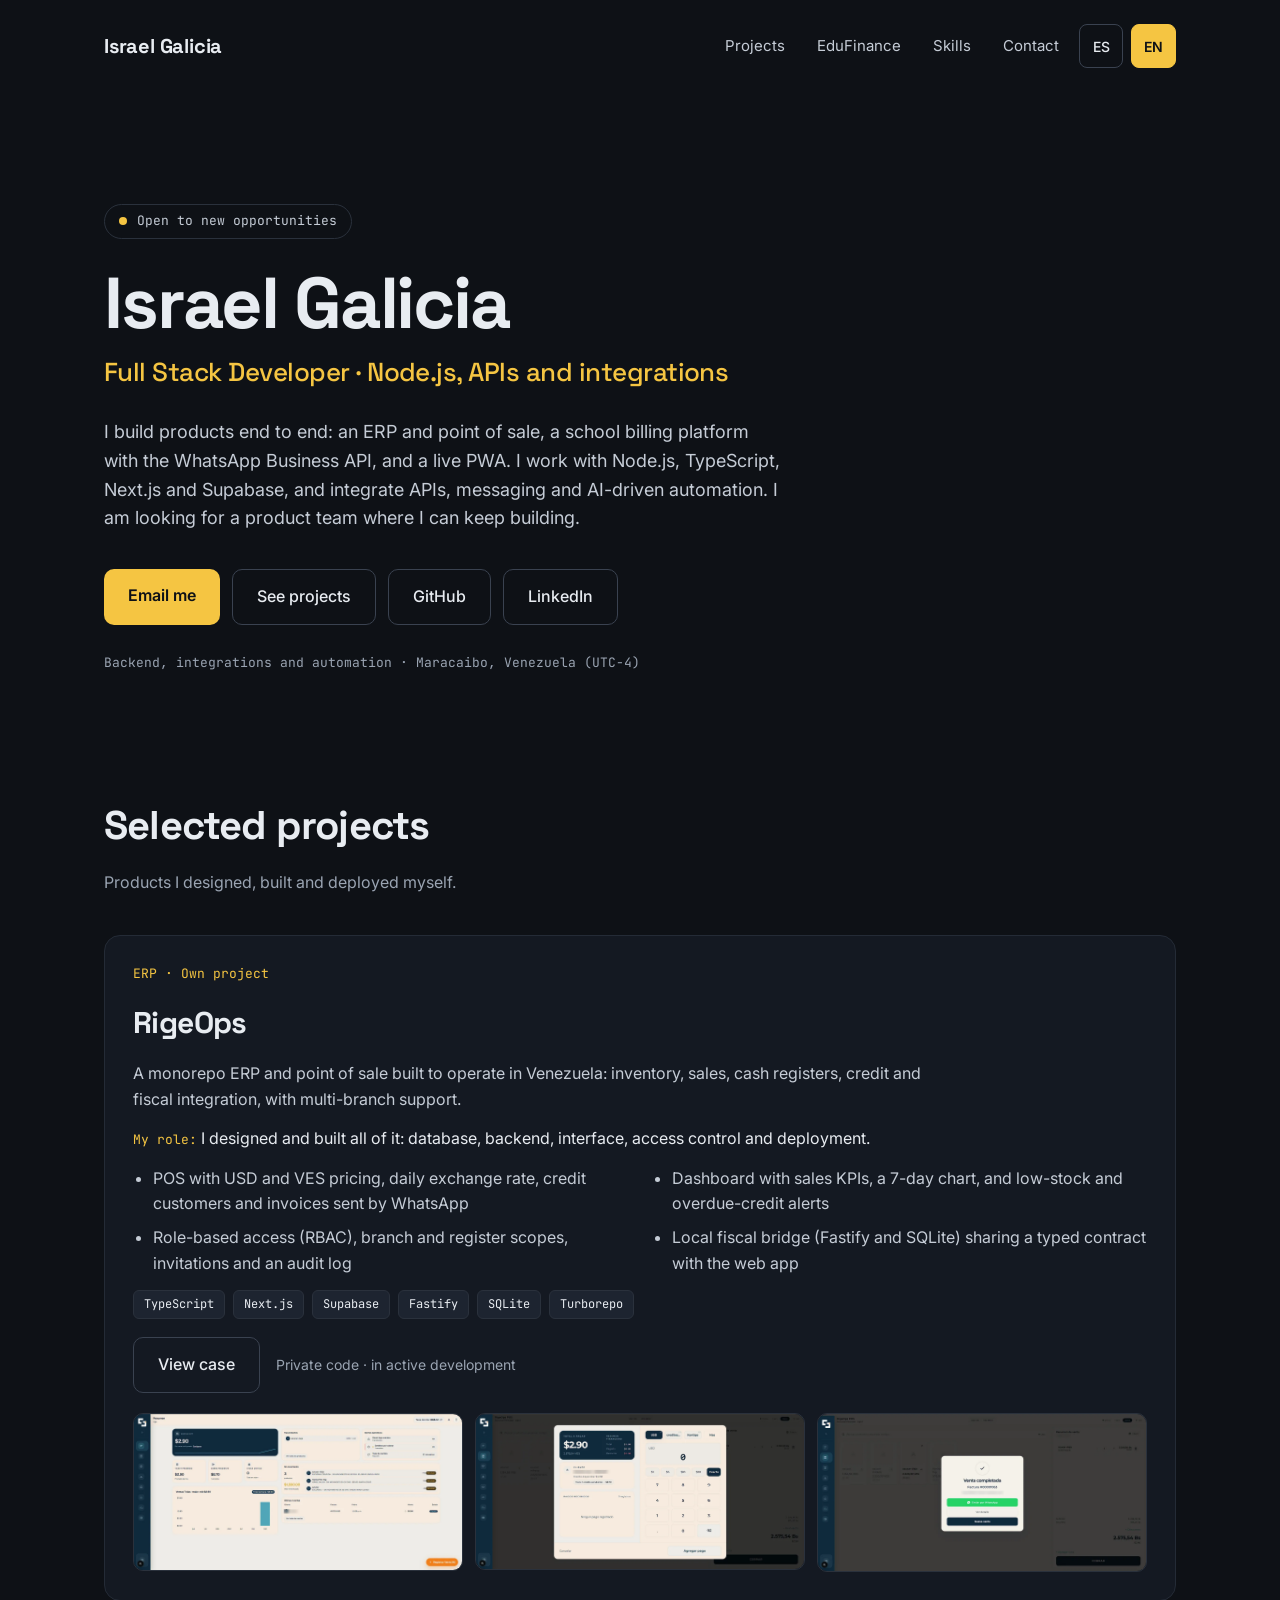
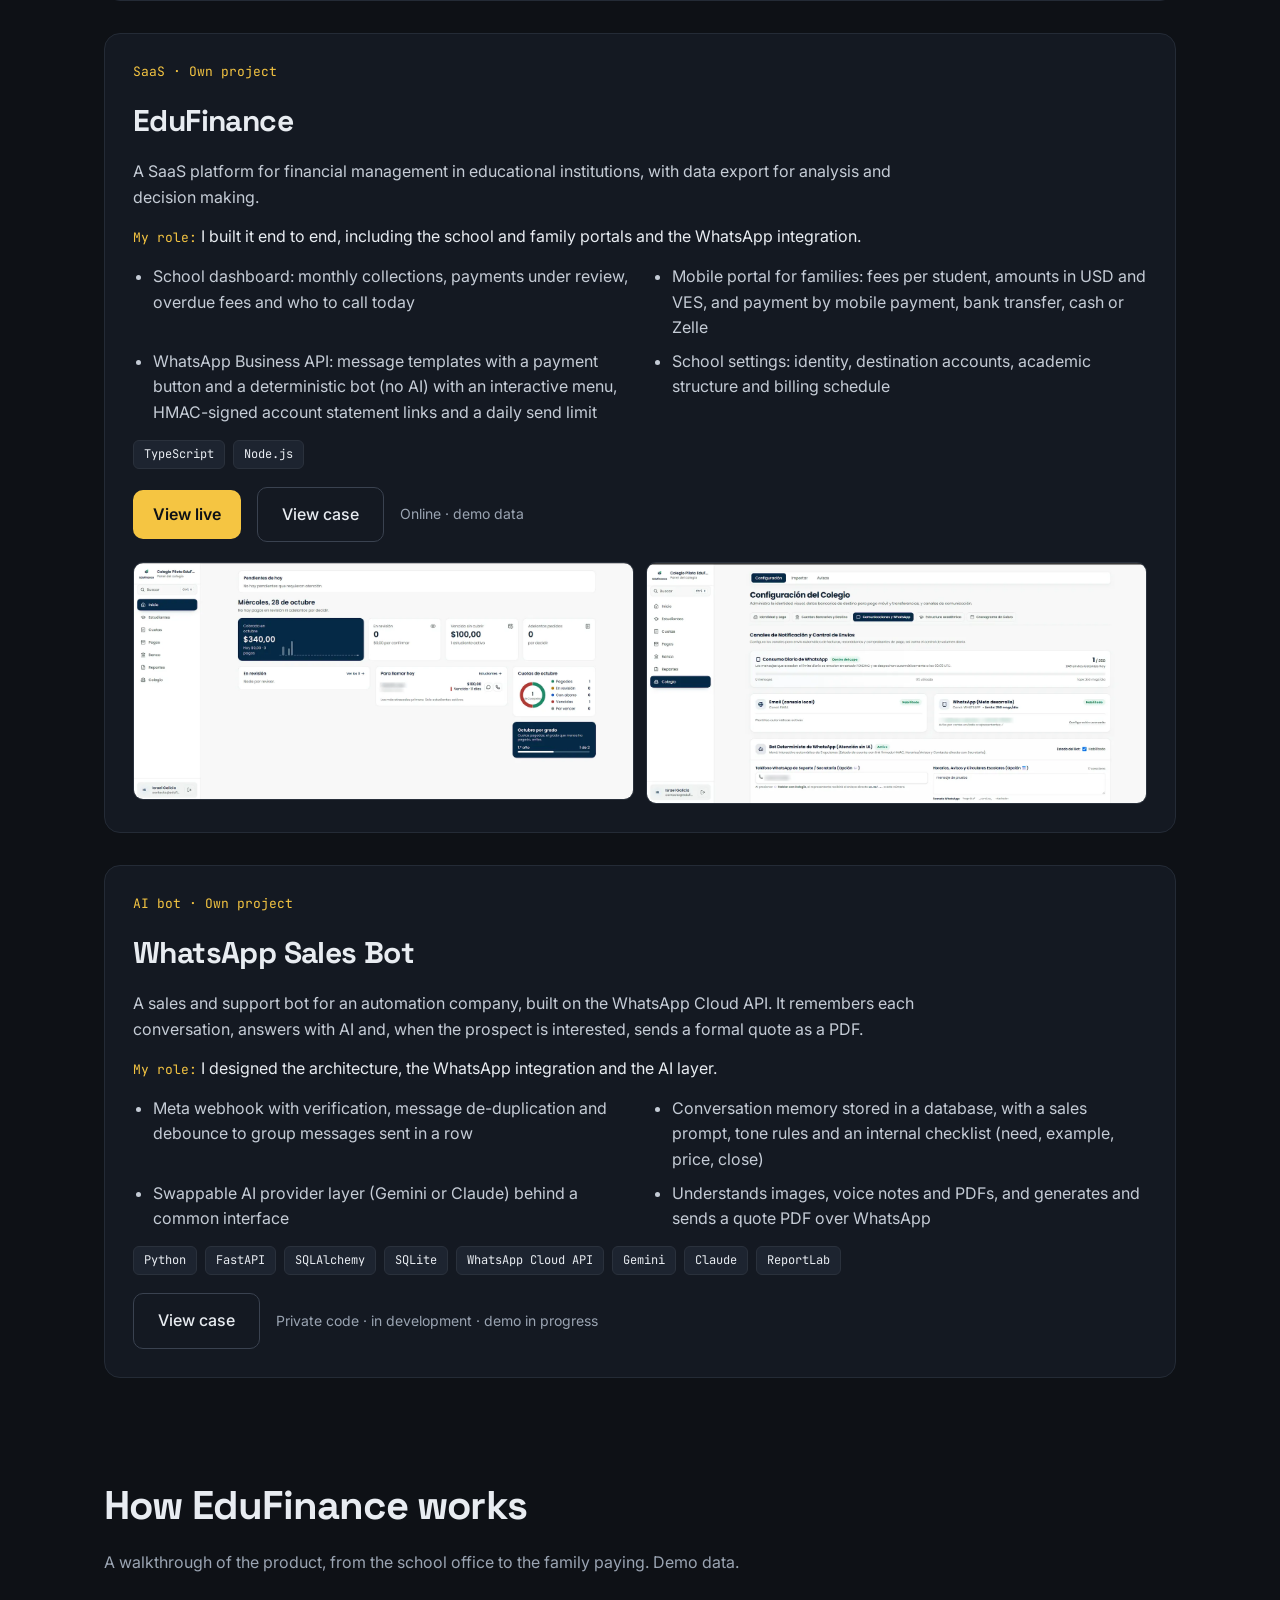
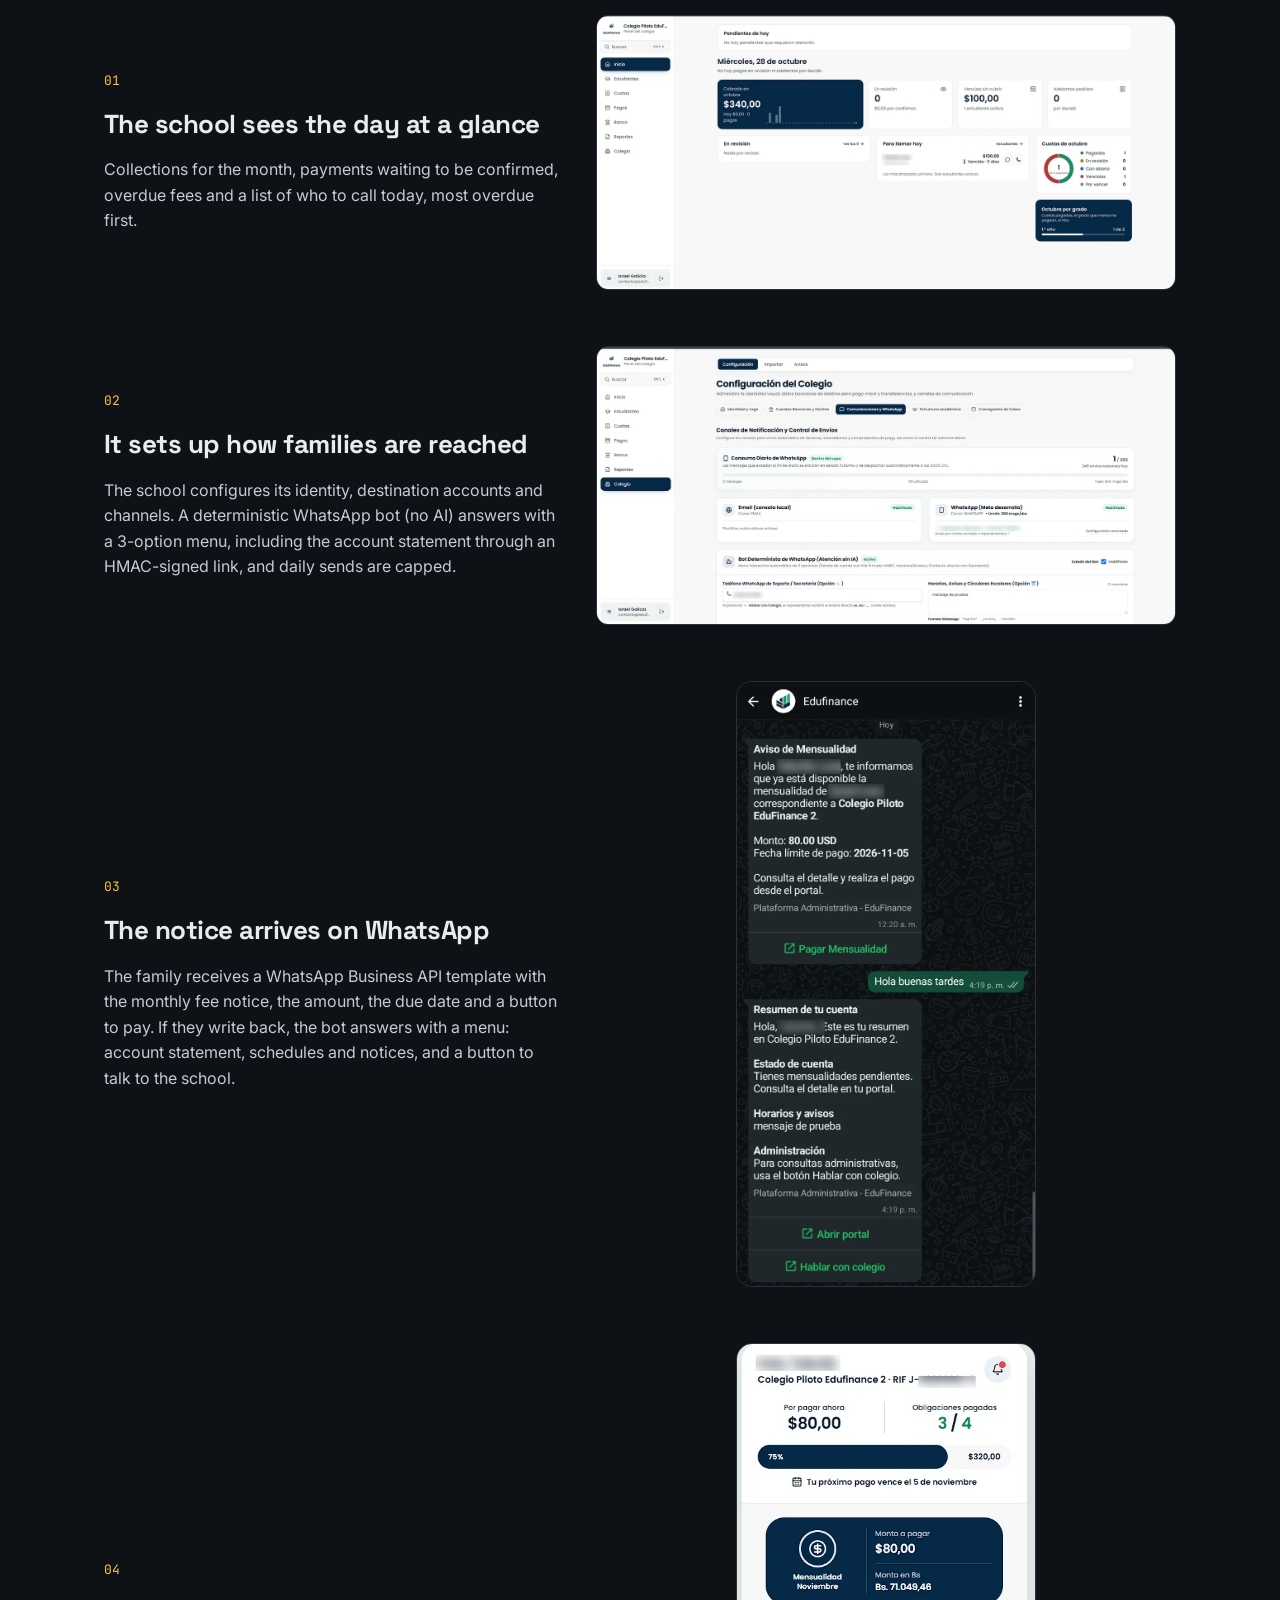
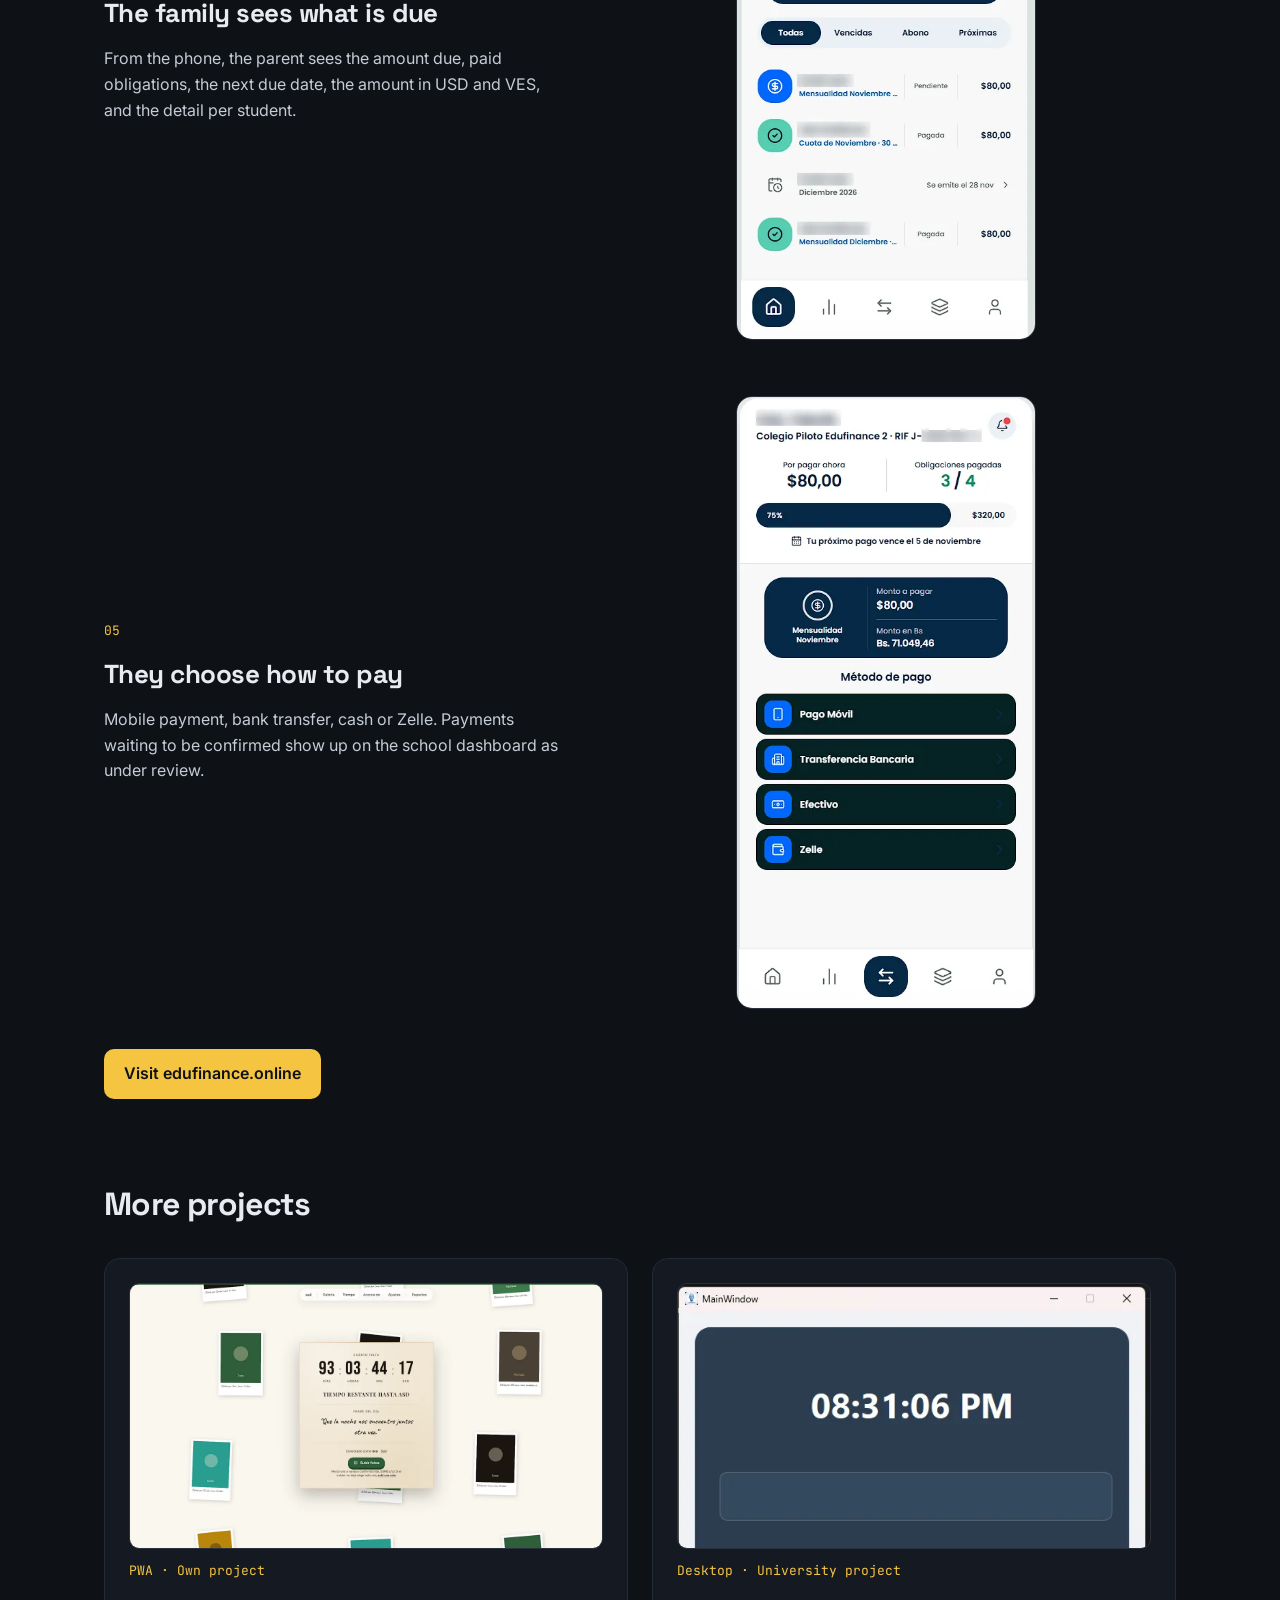
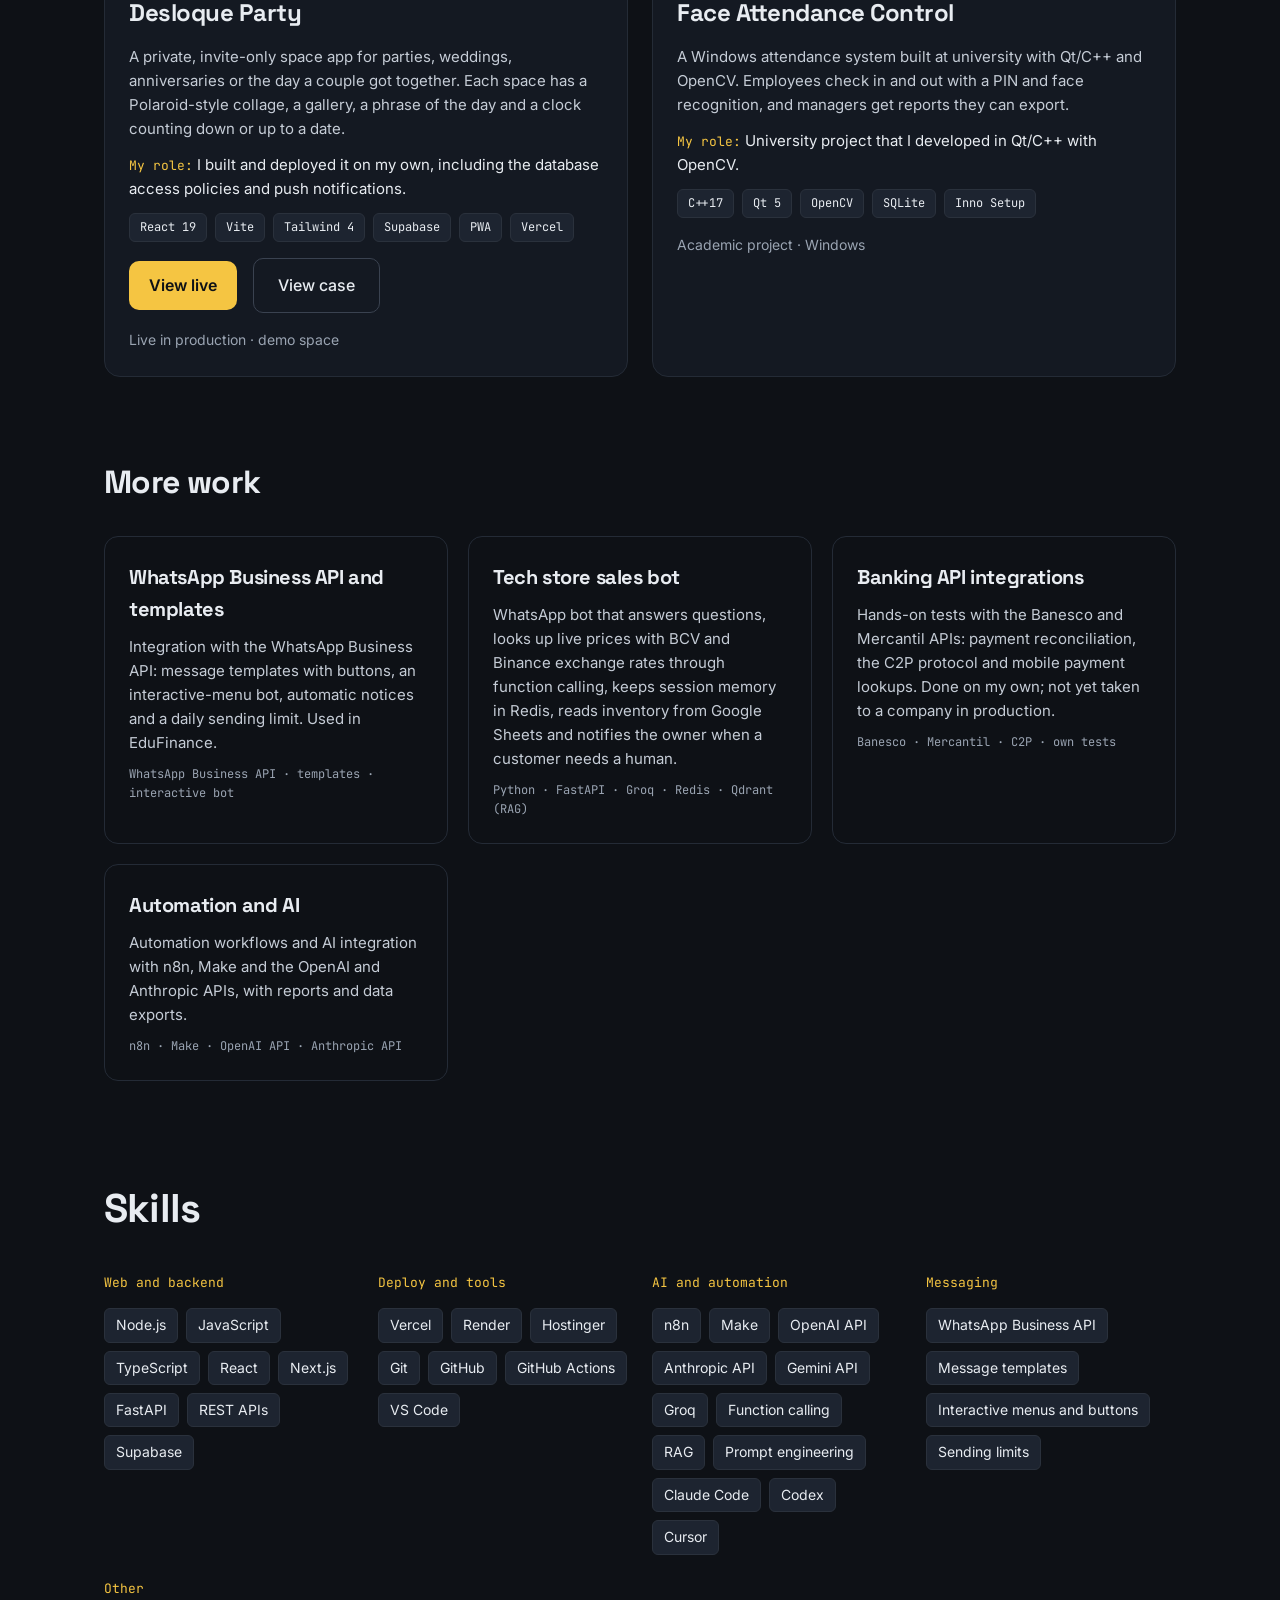
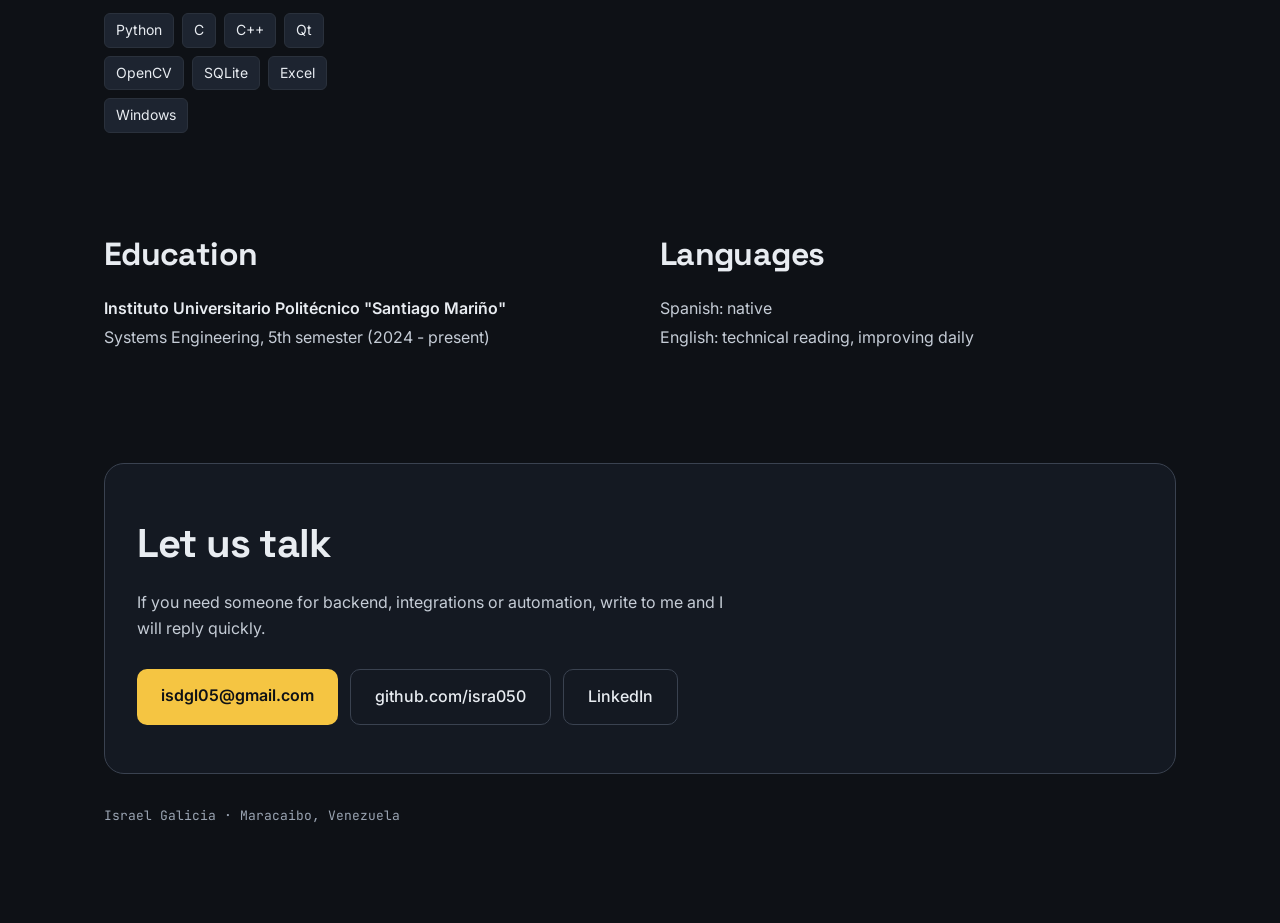
<file: index.html>
<!doctype html>
<html lang="es">
<head>
<meta charset="utf-8">
<meta name="viewport" content="width=device-width, initial-scale=1">
<title>Israel Galicia · Desarrollador Full Stack</title>
<meta name="description" content="Israel Galicia, desarrollador web y backend en Maracaibo, Venezuela. Desarrollo aplicaciones web, APIs, sistemas de gestión, integraciones con WhatsApp y automatizaciones. Disponible para nuevas oportunidades.">
<link rel="icon" href="/img/rige_dash.webp" type="image/webp">
<link rel="canonical" href="https://isra050.github.io/">
<meta name="robots" content="index, follow, max-image-preview:large">
<meta name="theme-color" content="#0E1116">
<meta property="og:type" content="website">
<meta property="og:locale" content="es_VE">
<meta property="og:site_name" content="Israel Galicia">
<meta property="og:url" content="https://isra050.github.io/">
<meta property="og:title" content="Israel Galicia | Desarrollador web y backend">
<meta property="og:description" content="Desarrollo aplicaciones web, sistemas de gestión, APIs e integraciones con WhatsApp. Conoce mis proyectos y experiencia.">
<meta property="og:image" content="https://isra050.github.io/img/rige_dash.webp">
<meta property="og:image:alt" content="Panel de control del sistema RigeOps desarrollado por Israel Galicia">
<meta name="twitter:card" content="summary_large_image">
<meta name="twitter:title" content="Israel Galicia | Desarrollador web y backend">
<meta name="twitter:description" content="Aplicaciones web, sistemas de gestión, APIs e integraciones.">
<meta name="twitter:image" content="https://isra050.github.io/img/rige_dash.webp">
<script type="application/ld+json">
{
  "@context": "https://schema.org",
  "@type": "Person",
  "name": "Israel Galicia",
  "url": "https://isra050.github.io/",
  "jobTitle": "Desarrollador web y backend",
  "description": "Desarrollador de aplicaciones web, sistemas de gestión, APIs, integraciones y automatizaciones.",
  "address": {
    "@type": "PostalAddress",
    "addressLocality": "Maracaibo",
    "addressRegion": "Zulia",
    "addressCountry": "VE"
  },
  "sameAs": [
    "https://github.com/isra050",
    "https://www.linkedin.com/in/israel-galicia"
  ],
  "knowsAbout": [
    "Desarrollo web",
    "Desarrollo backend",
    "JavaScript",
    "TypeScript",
    "Node.js",
    "Next.js",
    "React",
    "Python",
    "APIs REST",
    "Supabase",
    "WhatsApp Business API",
    "Automatización"
  ]
}
</script>
<script type="application/ld+json">
{
  "@context": "https://schema.org",
  "@type": "WebSite",
  "name": "Israel Galicia",
  "url": "https://isra050.github.io/",
  "inLanguage": ["es", "en"]
}
</script>
<link rel="preconnect" href="https://fonts.googleapis.com">
<link rel="preconnect" href="https://fonts.gstatic.com" crossorigin>
<link rel="stylesheet" href="https://fonts.googleapis.com/css2?family=Space+Grotesk:wght@500;700&family=Inter:wght@400;500;600&family=JetBrains+Mono:wght@400;500&display=swap">
<style>
*{box-sizing:border-box}
html{scroll-behavior:smooth}
body{margin:0;background:#0E1116;color:#E8ECF1;font-family:'Inter',system-ui,sans-serif;font-size:16px;line-height:1.6}
a{color:#F5C542}a:hover{color:#FFE08A}
button{font-family:inherit;border-radius:8px;padding:8px 12px;min-width:44px;min-height:44px;font-size:14px;cursor:pointer;background:transparent;color:#E8ECF1;border:1px solid #3A4250;font-weight:500}
button.on{background:#F5C542;color:#0E1116;border-color:#F5C542;font-weight:600}
.w{max-width:1120px;margin:0 auto;padding:40px 24px}
.mono{font-family:'JetBrains Mono',monospace}
.sg{font-family:'Space Grotesk',sans-serif;font-weight:700;letter-spacing:-.02em}
h1,h2,h3{margin:0}
h2.big{font-size:40px}h2.mid{font-size:32px}
.nav{display:flex;flex-wrap:wrap;gap:16px;align-items:center;justify-content:space-between;padding-top:24px}
.nav a.l{color:#C5CCD6;text-decoration:none;font-size:15px;padding:10px 12px}
.nav .r{display:flex;flex-wrap:wrap;gap:8px;align-items:center}
.hero{padding-top:96px;padding-bottom:80px}
.pill{display:inline-flex;align-items:center;gap:10px;border:1px solid #2A313C;border-radius:999px;padding:6px 14px;font-size:13px;color:#C5CCD6}
.pill i{width:8px;height:8px;border-radius:999px;background:#F5C542;display:inline-block}
.hero h1{margin-top:28px;font-size:72px;line-height:1.02;letter-spacing:-.03em}
.btn{background:#F5C542;color:#0E1116;text-decoration:none;font-weight:600;padding:14px 24px;border-radius:10px;display:inline-block}
.btn:hover{color:#0E1116;background:#FFE08A}
.btn2{border:1px solid #3A4250;color:#E8ECF1;text-decoration:none;font-weight:500;padding:14px 24px;border-radius:10px;display:inline-block}
.btn.s{padding:12px 20px}
.card{border:1px solid #242B36;background:#141922;border-radius:16px;padding:28px;display:flex;flex-direction:column;gap:14px}
.kind{font-size:13px;color:#F5C542}
.chip{font-family:'JetBrains Mono',monospace;font-size:12px;color:#E8ECF1;background:#1D2430;border:1px solid #2A313C;border-radius:6px;padding:4px 10px}
.chips{display:flex;flex-wrap:wrap;gap:8px}
.pts{margin:0;padding-left:20px;color:#C5CCD6;display:grid;grid-template-columns:repeat(auto-fit,minmax(320px,1fr));gap:8px 44px}
.shots img,.shot{width:100%;height:auto;display:block;border-radius:10px;border:1px solid #2A313C}
.row{display:flex;flex-wrap:wrap;gap:16px;align-items:center;margin-top:4px}
.muted{color:#9AA4B2}.soft{color:#C5CCD6}
.flow{display:flex;flex-wrap:wrap;gap:32px;align-items:center}
.flow .tx{flex:1 1 300px;min-width:0;display:flex;flex-direction:column;gap:12px}
.flow .im{flex:1.5 1 340px;min-width:0;display:flex;justify-content:center}
.flow img{max-width:100%;height:auto;display:block;border-radius:12px;border:1px solid #2A313C}
.grid2{display:grid;gap:24px;grid-template-columns:repeat(auto-fit,minmax(320px,1fr))}
.more{border:1px solid #242B36;border-radius:14px;padding:24px;display:flex;flex-direction:column;gap:10px}
.skill{font-size:14px;color:#E8ECF1;background:#1D2430;border:1px solid #2A313C;border-radius:6px;padding:5px 11px}
.contact{border:1px solid #3A4250;border-radius:20px;padding:48px 32px;background:#141922}
:focus-visible{outline:2px solid #F5C542;outline-offset:2px}
@media (max-width:640px){
 .hero h1{font-size:46px}.hero{padding-top:56px;padding-bottom:48px}
 h2.big{font-size:32px}.shots{grid-template-columns:minmax(0,1fr)!important}
 .pts{grid-template-columns:minmax(0,1fr)}.card{padding:20px}.contact{padding:32px 20px}
 .grid2{grid-template-columns:minmax(0,1fr)}
}
@media (max-width:640px){
 .nav{gap:6px;padding-top:16px}.nav .r{gap:0;width:100%;flex-wrap:nowrap}.nav a.l{padding:8px 5px;font-size:13.5px}.nav button{min-width:36px;min-height:36px;padding:4px 8px;margin-left:4px}
 .hero{padding-top:32px!important;padding-bottom:40px!important}
 .shots{display:flex!important;overflow-x:auto;scroll-snap-type:x mandatory;gap:10px;padding-bottom:6px;-webkit-overflow-scrolling:touch}
 .shots img{flex:0 0 88%;width:88%;scroll-snap-align:start}
}
</style>
</head>
<body>
<div id="app">
<main>
  <header class="w hero">
    <h1 class="sg">Israel Galicia</h1>
    <p class="sg" style="margin:16px 0 0;font-size:26px;line-height:1.3;color:#F5C542;font-weight:500">Desarrollador web y backend · Node.js, APIs e integraciones</p>
    <p class="soft" style="margin:28px 0 0;max-width:680px;font-size:18px">Desarrollo aplicaciones web, sistemas de gestión e integraciones. Trabajo con Node.js, TypeScript, Next.js y Supabase, y construyo soluciones con APIs, WhatsApp Business y automatización. Estoy disponible para nuevas oportunidades y proyectos.</p>
  </header>
  <section class="w">
    <h2 class="sg big">Proyectos seleccionados</h2>
    <article class="card"><h3 class="sg">RigeOps</h3><p class="soft">ERP y punto de venta con inventario, ventas, cajas, crédito, control de acceso por roles y soporte para múltiples sucursales.</p><p><a href="/proyectos/rigeops/">Ver proyecto</a></p></article>
    <article class="card"><h3 class="sg">EduFinance</h3><p class="soft">Plataforma SaaS de gestión financiera para instituciones educativas, con portal para familias e integración con WhatsApp Business API.</p><p><a href="/proyectos/edufinance/">Ver proyecto</a> · <a href="https://edufinance.online">Visitar EduFinance</a></p></article>
    <article class="card"><h3 class="sg">Bot de ventas por WhatsApp</h3><p class="soft">Automatización de atención y ventas con WhatsApp Cloud API, memoria de conversaciones, proveedores de IA y generación de cotizaciones PDF.</p><p><a href="/proyectos/bot-ventas-whatsapp/">Ver proyecto</a></p></article>
    <article class="card"><h3 class="sg">Desloque Party</h3><p class="soft">Aplicación web progresiva con espacios privados, galerías, notificaciones y almacenamiento protegido.</p><p><a href="/proyectos/desloque-party/">Ver proyecto</a> · <a href="https://desloque.vercel.app/i/K3XNDMN3">Ver demostración</a></p></article>
  </section>
  <section class="w"><h2 class="sg big">Tecnologías</h2><p class="soft">JavaScript, TypeScript, Node.js, React, Next.js, Python, FastAPI, Supabase, APIs REST, WhatsApp Business API y automatización.</p></section>
  <footer class="w"><h2 class="sg big">Contacto</h2><p class="soft">Israel Galicia · Maracaibo, Venezuela · Disponible para nuevas oportunidades.</p><p><a href="mailto:isdgl05@gmail.com">isdgl05@gmail.com</a> · <a href="https://github.com/isra050">GitHub</a> · <a href="https://www.linkedin.com/in/israel-galicia">LinkedIn</a></p></footer>
</main>
</div>
<script>
var DATA={"es": {"t": {"navProjects": "Proyectos", "navSkills": "Habilidades", "navContact": "Contacto", "status": "Disponible para nuevas oportunidades", "role": "Desarrollador Full Stack · Node.js, APIs e integraciones", "intro": "Construyo productos de punta a punta: un ERP con punto de venta, una plataforma de cobranza escolar con WhatsApp Business API y una PWA en producción. Trabajo con Node.js, TypeScript, Next.js y Supabase, e integro APIs, mensajería y automatización con IA. Busco un equipo de producto donde seguir construyendo.", "ctaMail": "Escríbeme", "ctaProjects": "Ver proyectos", "projectsTitle": "Proyectos seleccionados", "projectsSub": "Productos que diseñé, construí y puse en producción yo mismo.", "shotPlaceholder": "Captura de pantalla pendiente", "flowTitle": "Cómo se mueve EduFinance", "flowSub": "Un recorrido por el producto, de la secretaría del colegio a la familia que paga. Datos de demostración.", "flowCta": "Visitar edufinance.online", "avail": "Backend, integraciones y automatización · Maracaibo, Venezuela (UTC-4)", "roleLabel": "Mi rol:", "otherTitle": "Más proyectos", "viewLive": "Ver en vivo", "moreTitle": "Más trabajo", "skillsTitle": "Habilidades", "eduTitle": "Educación", "eduDegree": "Ingeniería de Sistemas, 5.º semestre (2024 - presente)", "langTitle": "Idiomas", "langEs": "Español: nativo", "langEn": "Inglés: lectura técnica, mejorando a diario", "contactTitle": "Hablemos", "contactSub": "Si buscas a alguien para backend, integraciones o automatización, escríbeme y te respondo pronto.", "footer": "Israel Galicia · Maracaibo, Venezuela"}, "more": [{"name": "WhatsApp Business API y plantillas", "desc": "Integración con la WhatsApp Business API: plantillas de mensajes con botones, bot con menú interactivo, avisos automáticos y control del límite diario de envíos. En uso en EduFinance.", "note": "WhatsApp Business API · plantillas · bot interactivo"}, {"name": "Bot de ventas para tienda de tecnología", "desc": "Bot de WhatsApp que responde preguntas, consulta precios en tiempo real con las tasas BCV y Binance mediante function calling, guarda la sesión en Redis, lee el inventario desde Google Sheets y avisa al dueño cuando un cliente necesita atención humana.", "note": "Python · FastAPI · Groq · Redis · Qdrant (RAG)"}, {"name": "Integraciones con APIs bancarias", "desc": "Pruebas reales con las APIs de Banesco y Mercantil: conciliación de pagos, protocolo C2P y consultas de pago móvil. Las hice por mi cuenta; todavía no las he llevado a una empresa en producción.", "note": "Banesco · Mercantil · C2P · pruebas propias"}, {"name": "Automatización e IA", "desc": "Flujos de automatización e integración de IA con n8n, Make y las APIs de OpenAI y Anthropic, con reportes y exportaciones de datos.", "note": "n8n · Make · OpenAI API · Anthropic API"}], "skills": [{"title": "Web y backend", "items": [{"label": "Node.js"}, {"label": "JavaScript"}, {"label": "TypeScript"}, {"label": "React"}, {"label": "Next.js"}, {"label": "FastAPI"}, {"label": "REST APIs"}, {"label": "Supabase"}]}, {"title": "Despliegue y herramientas", "items": [{"label": "Vercel"}, {"label": "Render"}, {"label": "Hostinger"}, {"label": "Git"}, {"label": "GitHub"}, {"label": "GitHub Actions"}, {"label": "VS Code"}]}, {"title": "IA y automatización", "items": [{"label": "n8n"}, {"label": "Make"}, {"label": "OpenAI API"}, {"label": "Anthropic API"}, {"label": "Gemini API"}, {"label": "Groq"}, {"label": "Function calling"}, {"label": "RAG"}, {"label": "Prompt engineering"}, {"label": "Claude Code"}, {"label": "Codex"}, {"label": "Cursor"}]}, {"title": "Mensajería", "items": [{"label": "WhatsApp Business API"}, {"label": "Plantillas de mensajes"}, {"label": "Menús interactivos y botones"}, {"label": "Control de límites de envío"}]}, {"title": "Otros", "items": [{"label": "Python"}, {"label": "C"}, {"label": "C++"}, {"label": "Qt"}, {"label": "OpenCV"}, {"label": "SQLite"}, {"label": "Excel"}, {"label": "Windows"}]}], "flow": [{"step": "01", "src": "img/edu_panel.webp", "imgStyle": "width: 100%; height: auto; display: block; border-radius: 12px; border: 1px solid #2A313C", "alt": "Panel del colegio en EduFinance", "title": "El colegio ve el día de un vistazo", "text": "Cobrado en el mes, pagos por confirmar, cuotas vencidas sin cubrir y una lista de a quién llamar hoy, con los más atrasados primero."}, {"step": "02", "src": "img/edu_config.webp", "imgStyle": "width: 100%; height: auto; display: block; border-radius: 12px; border: 1px solid #2A313C", "alt": "Configuración de comunicaciones y WhatsApp en EduFinance", "title": "Configura cómo se contacta a las familias", "text": "El colegio configura su identidad, cuentas de destino y canales. Un bot de WhatsApp determinista (sin IA) responde con un menú de 3 opciones, entre ellas el estado de cuenta con enlace firmado con HMAC, y hay un tope diario de envíos."}, {"step": "03", "src": "img/edu_wa.webp", "imgStyle": "width: 100%; max-width: 300px; height: auto; display: block; border-radius: 16px; border: 1px solid #2A313C", "alt": "Conversación de WhatsApp con la plantilla de aviso de mensualidad y el menú del bot de EduFinance", "title": "El aviso llega por WhatsApp", "text": "La familia recibe una plantilla de la WhatsApp Business API con el aviso de mensualidad, el monto, la fecha límite y un botón para pagar. Si escribe, el bot responde con un menú: estado de cuenta, horarios y avisos, y un botón para hablar con el colegio."}, {"step": "04", "src": "img/edu_cuotas.webp", "imgStyle": "width: 100%; max-width: 300px; height: auto; display: block; border-radius: 16px; border: 1px solid #2A313C", "alt": "Portal móvil de EduFinance para familias", "title": "La familia ve lo que debe", "text": "Desde el celular, el representante ve cuánto debe pagar, las obligaciones pagadas, el próximo vencimiento, el monto en USD y en bolívares y el detalle por estudiante."}, {"step": "05", "src": "img/edu_pago.webp", "imgStyle": "width: 100%; max-width: 300px; height: auto; display: block; border-radius: 16px; border: 1px solid #2A313C", "alt": "Selección de método de pago en EduFinance", "title": "Elige cómo pagar", "text": "Pago Móvil, transferencia bancaria, efectivo o Zelle. Los pagos pendientes de confirmar aparecen en el panel del colegio como en revisión."}], "featured": [{"kind": "ERP · Proyecto propio", "name": "RigeOps", "desc": "ERP y punto de venta en monorepo, pensado para operar en Venezuela: inventario, ventas, cajas, crédito e integración fiscal, con soporte multi-sucursal.", "points": [{"text": "POS con precios en USD y VES, tasa del día, clientes a crédito y facturas enviadas por WhatsApp"}, {"text": "Dashboard con KPIs de ventas, gráfico de 7 días y alertas de stock bajo y créditos vencidos"}, {"text": "Control de acceso por roles (RBAC), scopes por sucursal y caja, invitaciones y auditoría"}, {"text": "Bridge fiscal local (Fastify y SQLite) que comparte un contrato tipado con la web"}], "stack": [{"label": "TypeScript"}, {"label": "Next.js"}, {"label": "Supabase"}, {"label": "Fastify"}, {"label": "SQLite"}, {"label": "Turborepo"}], "hasLink": false, "link": "", "status": "Código privado · en desarrollo activo", "gallery": [{"src": "img/rige_dash.webp", "alt": "Dashboard de RigeOps con ventas, alertas y productos top"}, {"src": "img/rige_cobro.webp", "alt": "Pantalla de cobro del POS de RigeOps con pagos mixtos"}, {"src": "img/rige_venta.webp", "alt": "Venta completada en RigeOps con opción de enviar la factura por WhatsApp"}], "hasGallery": true, "galleryStyle": "display: grid; grid-template-columns: repeat(3, minmax(0, 1fr)); gap: 12px; align-items: start", "role": "Lo diseñé y construí todo: base de datos, backend, interfaz, control de acceso y despliegue."}, {"kind": "SaaS · Proyecto propio", "name": "EduFinance", "desc": "Plataforma SaaS de gestión financiera para instituciones educativas, con exportación de información para análisis y toma de decisiones.", "points": [{"text": "Panel del colegio: cobrado del mes, pagos en revisión, cuotas vencidas y lista de a quién llamar hoy"}, {"text": "Portal móvil para representantes: cuotas por estudiante, monto en USD y Bs, y pago por Pago Móvil, transferencia, efectivo o Zelle"}, {"text": "WhatsApp Business API: plantillas de mensajes con botón de pago y un bot determinista (sin IA) con menú interactivo, estado de cuenta por enlace firmado con HMAC y tope diario de envíos"}, {"text": "Configuración del colegio: identidad, cuentas de destino, estructura académica y cronograma de cobro"}], "stack": [{"label": "TypeScript"}, {"label": "Node.js"}], "hasLink": true, "link": "https://edufinance.online", "status": "En línea · datos de demostración", "gallery": [{"src": "img/edu_panel.webp", "alt": "Panel del colegio en EduFinance"}, {"src": "img/edu_config.webp", "alt": "Configuración de comunicaciones y WhatsApp en EduFinance"}], "hasGallery": true, "galleryStyle": "display: grid; grid-template-columns: repeat(2, minmax(0, 1fr)); gap: 12px; align-items: start", "role": "Lo construí de punta a punta, incluidos los portales del colegio y de las familias y la integración con WhatsApp."}, {"kind": "Bot con IA · Proyecto propio", "name": "Bot de ventas por WhatsApp", "desc": "Bot de ventas y atención para una empresa de automatizaciones, sobre la WhatsApp Cloud API. Recuerda cada conversación, responde con IA y, cuando el prospecto muestra interés, envía una cotización formal en PDF.", "points": [{"text": "Webhook de Meta con verificación, deduplicación de mensajes y debounce para agrupar mensajes seguidos"}, {"text": "Memoria de la conversación en base de datos, con prompt de ventas, reglas de tono y checklist interna (necesidad, ejemplo, precio y cierre)"}, {"text": "Capa de proveedores de IA intercambiable (Gemini o Claude) detrás de una interfaz común"}, {"text": "Entiende imágenes, notas de voz y PDFs, y genera y envía por WhatsApp una cotización en PDF"}], "stack": [{"label": "Python"}, {"label": "FastAPI"}, {"label": "SQLAlchemy"}, {"label": "SQLite"}, {"label": "WhatsApp Cloud API"}, {"label": "Gemini"}, {"label": "Claude"}, {"label": "ReportLab"}], "hasLink": false, "link": "", "status": "Código privado · en desarrollo · demo en preparación", "gallery": [], "hasGallery": false, "galleryStyle": "display: grid; grid-template-columns: repeat(2, minmax(0, 1fr)); gap: 12px; align-items: start", "role": "Diseñé la arquitectura, la integración con WhatsApp y la capa de IA."}], "others": [{"kind": "PWA · Proyecto propio", "name": "Desloque Party", "desc": "App de espacios privados por invitación para fiestas, bodas, aniversarios o el día en que una pareja se hizo novios. Cada espacio tiene collage tipo Polaroid, galería, frase del día y un reloj de cuánto falta o cuánto pasó.", "points": [{"text": "Subida de fotos y videos (HEIC a JPEG, hasta 50 MB), reacciones y comentarios"}, {"text": "Notificaciones Web Push a los miembros del espacio"}, {"text": "Almacenamiento privado con acceso por membresía (RLS en Supabase)"}, {"text": "CI con GitHub Actions: lint, build y verificación de migraciones"}], "stack": [{"label": "React 19"}, {"label": "Vite"}, {"label": "Tailwind 4"}, {"label": "Supabase"}, {"label": "PWA"}, {"label": "Vercel"}], "hasLink": true, "link": "https://desloque.vercel.app/i/K3XNDMN3", "status": "En producción · espacio de demostración", "gallery": [{"src": "img/des_tiempo.webp", "alt": "Espacio de Desloque con cuenta regresiva, frase del día y subida de fotos"}, {"src": "img/des_acerca.webp", "alt": "Detalles del espacio de Desloque, enlace de invitación y miembros"}], "hasGallery": true, "galleryStyle": "display: grid; grid-template-columns: repeat(2, minmax(0, 1fr)); gap: 12px; align-items: start", "role": "Lo construí y lo desplegué yo solo, incluidas las políticas de acceso a la base de datos y las notificaciones push.", "cover": "img/des_tiempo.webp", "coverAlt": "Espacio de Desloque con cuenta regresiva, frase del día y subida de fotos"}, {"id": "attendance", "kind": "Escritorio · Proyecto universitario", "name": "Control de asistencia facial", "desc": "Sistema de control de asistencia para Windows hecho en la universidad con Qt/C++ y OpenCV. Los empleados marcan entrada y salida con PIN y reconocimiento facial, y la administración consulta y exporta reportes.", "points": [{"text": "Registro de empleados con PIN de 4 dígitos, horario y captura automática de 15 fotos del rostro"}, {"text": "Reconocimiento facial LBPH con OpenCV; alterna entrada y salida automáticamente y las compara con el horario (temprano, puntual, tolerable o tarde)"}, {"text": "Hora validada con un servidor NTP (time.google.com) y mensajes de voz con Qt Text-to-Speech"}, {"text": "Reportes filtrables por nombre y fecha, exportación a CSV para Excel, base de datos SQLite local e instalador con Inno Setup"}], "stack": [{"label": "C++17"}, {"label": "Qt 5"}, {"label": "OpenCV"}, {"label": "SQLite"}, {"label": "Inno Setup"}], "hasLink": false, "link": "", "status": "Proyecto académico · Windows", "gallery": [{"src": "img/as_pin.webp", "alt": "Pantalla de asistencia con reloj y teclado de PIN"}, {"src": "img/as_reg.webp", "alt": "Registro de empleado con horario y captura del rostro"}, {"src": "img/as_conf.webp", "alt": "Confirmación de salida tras el reconocimiento facial, con la hora comparada con el horario"}, {"src": "img/as_rep.webp", "alt": "Reporte de asistencia con filtros por nombre y fecha y exportación a CSV"}], "hasGallery": true, "galleryStyle": "display: grid; grid-template-columns: repeat(4, minmax(0, 1fr)); gap: 12px; align-items: start", "role": "Proyecto universitario que desarrollé en Qt/C++ con OpenCV.", "cover": "img/as_pin.webp", "coverAlt": "Pantalla de asistencia con reloj y teclado de PIN"}]}, "en": {"t": {"navProjects": "Projects", "navSkills": "Skills", "navContact": "Contact", "status": "Open to new opportunities", "role": "Full Stack Developer · Node.js, APIs and integrations", "intro": "I build products end to end: an ERP and point of sale, a school billing platform with the WhatsApp Business API, and a live PWA. I work with Node.js, TypeScript, Next.js and Supabase, and integrate APIs, messaging and AI-driven automation. I am looking for a product team where I can keep building.", "ctaMail": "Email me", "ctaProjects": "See projects", "projectsTitle": "Selected projects", "projectsSub": "Products I designed, built and deployed myself.", "shotPlaceholder": "Screenshot coming soon", "flowTitle": "How EduFinance works", "flowSub": "A walkthrough of the product, from the school office to the family paying. Demo data.", "flowCta": "Visit edufinance.online", "avail": "Backend, integrations and automation · Maracaibo, Venezuela (UTC-4)", "roleLabel": "My role:", "otherTitle": "More projects", "viewLive": "View live", "moreTitle": "More work", "skillsTitle": "Skills", "eduTitle": "Education", "eduDegree": "Systems Engineering, 5th semester (2024 - present)", "langTitle": "Languages", "langEs": "Spanish: native", "langEn": "English: technical reading, improving daily", "contactTitle": "Let us talk", "contactSub": "If you need someone for backend, integrations or automation, write to me and I will reply quickly.", "footer": "Israel Galicia · Maracaibo, Venezuela"}, "more": [{"name": "WhatsApp Business API and templates", "desc": "Integration with the WhatsApp Business API: message templates with buttons, an interactive-menu bot, automatic notices and a daily sending limit. Used in EduFinance.", "note": "WhatsApp Business API · templates · interactive bot"}, {"name": "Tech store sales bot", "desc": "WhatsApp bot that answers questions, looks up live prices with BCV and Binance exchange rates through function calling, keeps session memory in Redis, reads inventory from Google Sheets and notifies the owner when a customer needs a human.", "note": "Python · FastAPI · Groq · Redis · Qdrant (RAG)"}, {"name": "Banking API integrations", "desc": "Hands-on tests with the Banesco and Mercantil APIs: payment reconciliation, the C2P protocol and mobile payment lookups. Done on my own; not yet taken to a company in production.", "note": "Banesco · Mercantil · C2P · own tests"}, {"name": "Automation and AI", "desc": "Automation workflows and AI integration with n8n, Make and the OpenAI and Anthropic APIs, with reports and data exports.", "note": "n8n · Make · OpenAI API · Anthropic API"}], "skills": [{"title": "Web and backend", "items": [{"label": "Node.js"}, {"label": "JavaScript"}, {"label": "TypeScript"}, {"label": "React"}, {"label": "Next.js"}, {"label": "FastAPI"}, {"label": "REST APIs"}, {"label": "Supabase"}]}, {"title": "Deploy and tools", "items": [{"label": "Vercel"}, {"label": "Render"}, {"label": "Hostinger"}, {"label": "Git"}, {"label": "GitHub"}, {"label": "GitHub Actions"}, {"label": "VS Code"}]}, {"title": "AI and automation", "items": [{"label": "n8n"}, {"label": "Make"}, {"label": "OpenAI API"}, {"label": "Anthropic API"}, {"label": "Gemini API"}, {"label": "Groq"}, {"label": "Function calling"}, {"label": "RAG"}, {"label": "Prompt engineering"}, {"label": "Claude Code"}, {"label": "Codex"}, {"label": "Cursor"}]}, {"title": "Messaging", "items": [{"label": "WhatsApp Business API"}, {"label": "Message templates"}, {"label": "Interactive menus and buttons"}, {"label": "Sending limits"}]}, {"title": "Other", "items": [{"label": "Python"}, {"label": "C"}, {"label": "C++"}, {"label": "Qt"}, {"label": "OpenCV"}, {"label": "SQLite"}, {"label": "Excel"}, {"label": "Windows"}]}], "flow": [{"step": "01", "src": "img/edu_panel.webp", "imgStyle": "width: 100%; height: auto; display: block; border-radius: 12px; border: 1px solid #2A313C", "alt": "EduFinance school dashboard", "title": "The school sees the day at a glance", "text": "Collections for the month, payments waiting to be confirmed, overdue fees and a list of who to call today, most overdue first."}, {"step": "02", "src": "img/edu_config.webp", "imgStyle": "width: 100%; height: auto; display: block; border-radius: 12px; border: 1px solid #2A313C", "alt": "EduFinance communications and WhatsApp settings", "title": "It sets up how families are reached", "text": "The school configures its identity, destination accounts and channels. A deterministic WhatsApp bot (no AI) answers with a 3-option menu, including the account statement through an HMAC-signed link, and daily sends are capped."}, {"step": "03", "src": "img/edu_wa.webp", "imgStyle": "width: 100%; max-width: 300px; height: auto; display: block; border-radius: 16px; border: 1px solid #2A313C", "alt": "WhatsApp conversation with a monthly-fee template message and the EduFinance bot menu", "title": "The notice arrives on WhatsApp", "text": "The family receives a WhatsApp Business API template with the monthly fee notice, the amount, the due date and a button to pay. If they write back, the bot answers with a menu: account statement, schedules and notices, and a button to talk to the school."}, {"step": "04", "src": "img/edu_cuotas.webp", "imgStyle": "width: 100%; max-width: 300px; height: auto; display: block; border-radius: 16px; border: 1px solid #2A313C", "alt": "EduFinance mobile portal for families", "title": "The family sees what is due", "text": "From the phone, the parent sees the amount due, paid obligations, the next due date, the amount in USD and VES, and the detail per student."}, {"step": "05", "src": "img/edu_pago.webp", "imgStyle": "width: 100%; max-width: 300px; height: auto; display: block; border-radius: 16px; border: 1px solid #2A313C", "alt": "EduFinance payment method selection", "title": "They choose how to pay", "text": "Mobile payment, bank transfer, cash or Zelle. Payments waiting to be confirmed show up on the school dashboard as under review."}], "featured": [{"kind": "ERP · Own project", "name": "RigeOps", "desc": "A monorepo ERP and point of sale built to operate in Venezuela: inventory, sales, cash registers, credit and fiscal integration, with multi-branch support.", "points": [{"text": "POS with USD and VES pricing, daily exchange rate, credit customers and invoices sent by WhatsApp"}, {"text": "Dashboard with sales KPIs, a 7-day chart, and low-stock and overdue-credit alerts"}, {"text": "Role-based access (RBAC), branch and register scopes, invitations and an audit log"}, {"text": "Local fiscal bridge (Fastify and SQLite) sharing a typed contract with the web app"}], "stack": [{"label": "TypeScript"}, {"label": "Next.js"}, {"label": "Supabase"}, {"label": "Fastify"}, {"label": "SQLite"}, {"label": "Turborepo"}], "hasLink": false, "link": "", "status": "Private code · in active development", "gallery": [{"src": "img/rige_dash.webp", "alt": "RigeOps dashboard with sales, alerts and top products"}, {"src": "img/rige_cobro.webp", "alt": "RigeOps POS payment screen with mixed payment methods"}, {"src": "img/rige_venta.webp", "alt": "RigeOps completed sale with option to send the invoice by WhatsApp"}], "hasGallery": true, "galleryStyle": "display: grid; grid-template-columns: repeat(3, minmax(0, 1fr)); gap: 12px; align-items: start", "role": "I designed and built all of it: database, backend, interface, access control and deployment."}, {"kind": "SaaS · Own project", "name": "EduFinance", "desc": "A SaaS platform for financial management in educational institutions, with data export for analysis and decision making.", "points": [{"text": "School dashboard: monthly collections, payments under review, overdue fees and who to call today"}, {"text": "Mobile portal for families: fees per student, amounts in USD and VES, and payment by mobile payment, bank transfer, cash or Zelle"}, {"text": "WhatsApp Business API: message templates with a payment button and a deterministic bot (no AI) with an interactive menu, HMAC-signed account statement links and a daily send limit"}, {"text": "School settings: identity, destination accounts, academic structure and billing schedule"}], "stack": [{"label": "TypeScript"}, {"label": "Node.js"}], "hasLink": true, "link": "https://edufinance.online", "status": "Online · demo data", "gallery": [{"src": "img/edu_panel.webp", "alt": "EduFinance school dashboard"}, {"src": "img/edu_config.webp", "alt": "EduFinance communications and WhatsApp settings"}], "hasGallery": true, "galleryStyle": "display: grid; grid-template-columns: repeat(2, minmax(0, 1fr)); gap: 12px; align-items: start", "role": "I built it end to end, including the school and family portals and the WhatsApp integration."}, {"kind": "AI bot · Own project", "name": "WhatsApp Sales Bot", "desc": "A sales and support bot for an automation company, built on the WhatsApp Cloud API. It remembers each conversation, answers with AI and, when the prospect is interested, sends a formal quote as a PDF.", "points": [{"text": "Meta webhook with verification, message de-duplication and debounce to group messages sent in a row"}, {"text": "Conversation memory stored in a database, with a sales prompt, tone rules and an internal checklist (need, example, price, close)"}, {"text": "Swappable AI provider layer (Gemini or Claude) behind a common interface"}, {"text": "Understands images, voice notes and PDFs, and generates and sends a quote PDF over WhatsApp"}], "stack": [{"label": "Python"}, {"label": "FastAPI"}, {"label": "SQLAlchemy"}, {"label": "SQLite"}, {"label": "WhatsApp Cloud API"}, {"label": "Gemini"}, {"label": "Claude"}, {"label": "ReportLab"}], "hasLink": false, "link": "", "status": "Private code · in development · demo in progress", "gallery": [], "hasGallery": false, "galleryStyle": "display: grid; grid-template-columns: repeat(2, minmax(0, 1fr)); gap: 12px; align-items: start", "role": "I designed the architecture, the WhatsApp integration and the AI layer."}], "others": [{"kind": "PWA · Own project", "name": "Desloque Party", "desc": "A private, invite-only space app for parties, weddings, anniversaries or the day a couple got together. Each space has a Polaroid-style collage, a gallery, a phrase of the day and a clock counting down or up to a date.", "points": [{"text": "Photo and video upload (HEIC to JPEG, up to 50 MB), reactions and comments"}, {"text": "Web Push notifications to space members"}, {"text": "Private storage with membership-based access (Supabase RLS)"}, {"text": "GitHub Actions CI: lint, build and migration drift check"}], "stack": [{"label": "React 19"}, {"label": "Vite"}, {"label": "Tailwind 4"}, {"label": "Supabase"}, {"label": "PWA"}, {"label": "Vercel"}], "hasLink": true, "link": "https://desloque.vercel.app/i/K3XNDMN3", "status": "Live in production · demo space", "gallery": [{"src": "img/des_tiempo.webp", "alt": "Desloque space with countdown, phrase of the day and photo upload"}, {"src": "img/des_acerca.webp", "alt": "Desloque space details, invite link and members"}], "hasGallery": true, "galleryStyle": "display: grid; grid-template-columns: repeat(2, minmax(0, 1fr)); gap: 12px; align-items: start", "role": "I built and deployed it on my own, including the database access policies and push notifications.", "cover": "img/des_tiempo.webp", "coverAlt": "Desloque space with countdown, phrase of the day and photo upload"}, {"id": "attendance", "kind": "Desktop · University project", "name": "Face Attendance Control", "desc": "A Windows attendance system built at university with Qt/C++ and OpenCV. Employees check in and out with a PIN and face recognition, and managers get reports they can export.", "points": [{"text": "Employee registration with a 4-digit PIN, schedule and automatic capture of 15 face photos"}, {"text": "LBPH face recognition with OpenCV; entries and exits alternate automatically and are compared with the schedule (early, on time, tolerable or late)"}, {"text": "Time validated against an NTP server (time.google.com), with voice messages through Qt Text-to-Speech"}, {"text": "Reports filterable by name and date, CSV export for Excel, local SQLite database and an Inno Setup installer"}], "stack": [{"label": "C++17"}, {"label": "Qt 5"}, {"label": "OpenCV"}, {"label": "SQLite"}, {"label": "Inno Setup"}], "hasLink": false, "link": "", "status": "Academic project · Windows", "gallery": [{"src": "img/as_pin.webp", "alt": "Attendance kiosk screen with clock and PIN keypad"}, {"src": "img/as_reg.webp", "alt": "Employee registration form with schedule and face capture"}, {"src": "img/as_conf.webp", "alt": "Check-out confirmation after face recognition, with time compared to the schedule"}, {"src": "img/as_rep.webp", "alt": "Attendance report with name and date filters and CSV export"}], "hasGallery": true, "galleryStyle": "display: grid; grid-template-columns: repeat(4, minmax(0, 1fr)); gap: 12px; align-items: start", "role": "University project that I developed in Qt/C++ with OpenCV.", "cover": "img/as_pin.webp", "coverAlt": "Attendance kiosk screen with clock and PIN keypad"}]}};
var GH='https://github.com/isra050',LI='https://www.linkedin.com/in/israel-galicia',MAIL='isdgl05@gmail.com';
var PROJECT_URLS={
 'RigeOps':'/proyectos/rigeops/',
 'EduFinance':'/proyectos/edufinance/',
 'Bot de ventas por WhatsApp':'/proyectos/bot-ventas-whatsapp/',
 'WhatsApp Sales Bot':'/proyectos/bot-ventas-whatsapp/',
 'Desloque Party':'/proyectos/desloque-party/'
};
function esc(s){return String(s==null?'':s).replace(/[&<>"]/g,function(c){return{'&':'&amp;','<':'&lt;','>':'&gt;','"':'&quot;'}[c]})}
function stack(a){return '<div class="chips">'+a.map(function(s){return '<span class="chip">'+esc(s.label)+'</span>'}).join('')+'</div>'}
function render(lang){
 var d=DATA[lang],t=d.t;
 var detailsLabel=lang==='es'?'Ver caso':'View case';
 document.documentElement.lang=lang;
 var h='';
 h+='<div class="w nav"><div class="sg" style="font-size:20px;letter-spacing:-.01em">Israel Galicia</div><div class="r">'
  +'<a class="l" href="#proyectos">'+esc(t.navProjects)+'</a><a class="l" href="#flujo">EduFinance</a><a class="l" href="#habilidades">'+esc(t.navSkills)+'</a><a class="l" href="#contacto">'+esc(t.navContact)+'</a>'
  +'<button data-l="es" aria-label="Español" class="'+(lang==='es'?'on':'')+'">ES</button><button data-l="en" aria-label="English" class="'+(lang==='en'?'on':'')+'">EN</button></div></div>';
 h+='<header class="w hero"><div class="pill mono"><i></i><span>'+esc(t.status)+'</span></div>'
  +'<h1 class="sg">Israel Galicia</h1><p class="sg" style="margin:16px 0 0;font-size:26px;line-height:1.3;color:#F5C542;font-weight:500">'+esc(t.role)+'</p>'
  +'<p class="soft" style="margin:28px 0 0;max-width:680px;font-size:18px">'+esc(t.intro)+'</p>'
  +'<div style="margin-top:36px;display:flex;flex-wrap:wrap;gap:12px"><a class="btn" href="mailto:'+MAIL+'">'+esc(t.ctaMail)+'</a><a class="btn2" href="#proyectos">'+esc(t.ctaProjects)+'</a><a class="btn2" href="'+GH+'">GitHub</a><a class="btn2" href="'+LI+'">LinkedIn</a></div>'
  +'<p class="mono muted" style="margin:28px 0 0;font-size:13px">'+esc(t.avail)+'</p></header>';
 h+='<section id="proyectos" class="w"><h2 class="sg big">'+esc(t.projectsTitle)+'</h2><p class="muted" style="margin:12px 0 0;max-width:640px">'+esc(t.projectsSub)+'</p><div style="margin-top:40px;display:flex;flex-direction:column;gap:32px">';
 d.featured.forEach(function(p){
  h+='<article class="card"><div class="mono kind">'+esc(p.kind)+'</div><h3 class="sg" style="font-size:30px">'+esc(p.name)+'</h3>'
   +'<p class="soft" style="margin:0;max-width:820px">'+esc(p.desc)+'</p>'
   +'<p style="margin:0;max-width:820px"><span class="mono kind">'+esc(t.roleLabel)+'</span> '+esc(p.role)+'</p>'
   +'<ul class="pts">'+p.points.map(function(x){return '<li>'+esc(x.text)+'</li>'}).join('')+'</ul>'+stack(p.stack)
   +'<div class="row">'+(p.hasLink?'<a class="btn s" href="'+esc(p.link)+'">'+esc(t.viewLive)+'</a>':'')
   +(PROJECT_URLS[p.name]?'<a class="btn2 s" href="'+esc(PROJECT_URLS[p.name])+'">'+detailsLabel+'</a>':'')
   +'<span class="muted" style="font-size:14px">'+esc(p.status)+'</span></div>';
  if(p.hasGallery){h+='<div class="shots" style="'+esc(p.galleryStyle)+';margin-top:6px">'+p.gallery.map(function(g){return '<img loading="lazy" src="'+esc(g.src)+'" alt="'+esc(g.alt)+'">'}).join('')+'</div>'}
  h+='</article>';
 });
 h+='</div></section>';
 h+='<section id="flujo" class="w" style="padding-top:56px"><h2 class="sg big">'+esc(t.flowTitle)+'</h2><p class="muted" style="margin:12px 0 0;max-width:640px">'+esc(t.flowSub)+'</p><div style="margin-top:40px;display:flex;flex-direction:column;gap:56px">';
 d.flow.forEach(function(f){
  var w=(f.imgStyle.match(/max-width:\s*(\d+)px/)||[])[1];
  h+='<div class="flow"><div class="tx"><div class="mono kind">'+esc(f.step)+'</div><h3 class="sg" style="font-size:26px">'+esc(f.title)+'</h3><p class="soft" style="margin:0">'+esc(f.text)+'</p></div><div class="im"><img loading="lazy" src="'+esc(f.src)+'" alt="'+esc(f.alt)+'" style="'+esc(f.imgStyle)+'"></div></div>';
 });
 h+='</div><div style="margin-top:40px"><a class="btn s" href="https://edufinance.online">'+esc(t.flowCta)+'</a></div></section>';
 h+='<section class="w"><h2 class="sg mid">'+esc(t.otherTitle)+'</h2><div class="grid2" style="margin-top:28px">';
 d.others.forEach(function(o){
  h+='<article class="card" style="padding:24px;gap:12px"><img loading="lazy" src="'+esc(o.cover)+'" alt="'+esc(o.coverAlt)+'" style="width:100%;aspect-ratio:16/9;object-fit:cover;object-position:top;display:block;border-radius:10px;border:1px solid #2A313C">'
   +'<div class="mono kind">'+esc(o.kind)+'</div><h3 class="sg" style="font-size:24px">'+esc(o.name)+'</h3><p class="soft" style="margin:0;font-size:15px">'+esc(o.desc)+'</p>'
   +'<p style="margin:0;font-size:15px"><span class="mono kind">'+esc(t.roleLabel)+'</span> '+esc(o.role)+'</p>'+stack(o.stack)
   +'<div class="row">'+(o.hasLink?'<a class="btn s" href="'+esc(o.link)+'">'+esc(t.viewLive)+'</a>':'')
   +(PROJECT_URLS[o.name]?'<a class="btn2 s" href="'+esc(PROJECT_URLS[o.name])+'">'+detailsLabel+'</a>':'')
   +'<span class="muted" style="font-size:14px">'+esc(o.status)+'</span></div></article>';
 });
 h+='</div></section>';
 h+='<section class="w"><h2 class="sg mid">'+esc(t.moreTitle)+'</h2><div style="margin-top:28px;display:grid;grid-template-columns:repeat(auto-fit,minmax(280px,1fr));gap:20px">'
  +d.more.map(function(m){return '<div class="more"><h3 class="sg" style="font-size:20px">'+esc(m.name)+'</h3><p class="soft" style="margin:0;font-size:15px">'+esc(m.desc)+'</p><span class="mono muted" style="font-size:12px">'+esc(m.note)+'</span></div>'}).join('')+'</div></section>';
 h+='<section id="habilidades" class="w" style="padding-top:56px"><h2 class="sg big">'+esc(t.skillsTitle)+'</h2><div style="margin-top:32px;display:grid;grid-template-columns:repeat(auto-fit,minmax(240px,1fr));gap:24px">'
  +d.skills.map(function(g){return '<div style="display:flex;flex-direction:column;gap:14px"><div class="mono kind">'+esc(g.title)+'</div><div class="chips">'+g.items.map(function(i){return '<span class="skill">'+esc(i.label)+'</span>'}).join('')+'</div></div>'}).join('')+'</div></section>';
 h+='<section class="w" style="padding-top:56px;display:flex;flex-wrap:wrap;gap:40px"><div style="flex:1 1 360px;min-width:0"><h2 class="sg mid">'+esc(t.eduTitle)+'</h2><p style="margin:16px 0 0;font-weight:600">Instituto Universitario Politécnico "Santiago Mariño"</p><p class="soft" style="margin:4px 0 0">'+esc(t.eduDegree)+'</p></div>'
  +'<div style="flex:1 1 360px;min-width:0"><h2 class="sg mid">'+esc(t.langTitle)+'</h2><p class="soft" style="margin:16px 0 0">'+esc(t.langEs)+'</p><p class="soft" style="margin:4px 0 0">'+esc(t.langEn)+'</p></div></section>';
 h+='<footer id="contacto" class="w" style="padding-top:72px;padding-bottom:96px"><div class="contact"><h2 class="sg big">'+esc(t.contactTitle)+'</h2><p class="soft" style="margin:14px 0 0;max-width:600px">'+esc(t.contactSub)+'</p>'
  +'<div style="margin-top:28px;display:flex;flex-wrap:wrap;gap:12px"><a class="btn" href="mailto:'+MAIL+'">'+MAIL+'</a><a class="btn2" href="'+GH+'">github.com/isra050</a><a class="btn2" href="'+LI+'">LinkedIn</a></div></div>'
  +'<p class="mono muted" style="margin:32px 0 0;font-size:13px">'+esc(t.footer)+'</p></footer>';
 document.getElementById('app').innerHTML=h;
 document.title=lang==='es'?'Israel Galicia | Desarrollador web y backend':'Israel Galicia | Web and Backend Developer';
 var description=lang==='es'
  ?'Israel Galicia, desarrollador web y backend en Maracaibo, Venezuela. Desarrollo aplicaciones web, APIs, sistemas de gestión, integraciones con WhatsApp y automatizaciones.'
  :'Israel Galicia, web and backend developer in Maracaibo, Venezuela. I build web applications, APIs, management systems, WhatsApp integrations and automations.';
 var descTag=document.querySelector('meta[name="description"]');
 var ogTitle=document.querySelector('meta[property="og:title"]');
 var ogDesc=document.querySelector('meta[property="og:description"]');
 if(descTag)descTag.setAttribute('content',description);
 if(ogTitle)ogTitle.setAttribute('content',document.title);
 if(ogDesc)ogDesc.setAttribute('content',description);
 var bs=document.querySelectorAll('button[data-l]');
 for(var i=0;i<bs.length;i++)bs[i].onclick=function(){var l=this.getAttribute('data-l');try{localStorage.setItem('lang',l)}catch(e){}render(l)};
}
var L='es';try{L=localStorage.getItem('lang')||''}catch(e){}
if(L!=='es'&&L!=='en'){L=String(navigator.language||'es').toLowerCase().indexOf('es')===0?'es':'en'}
render(L);
</script>
</body>
</html>
</file>
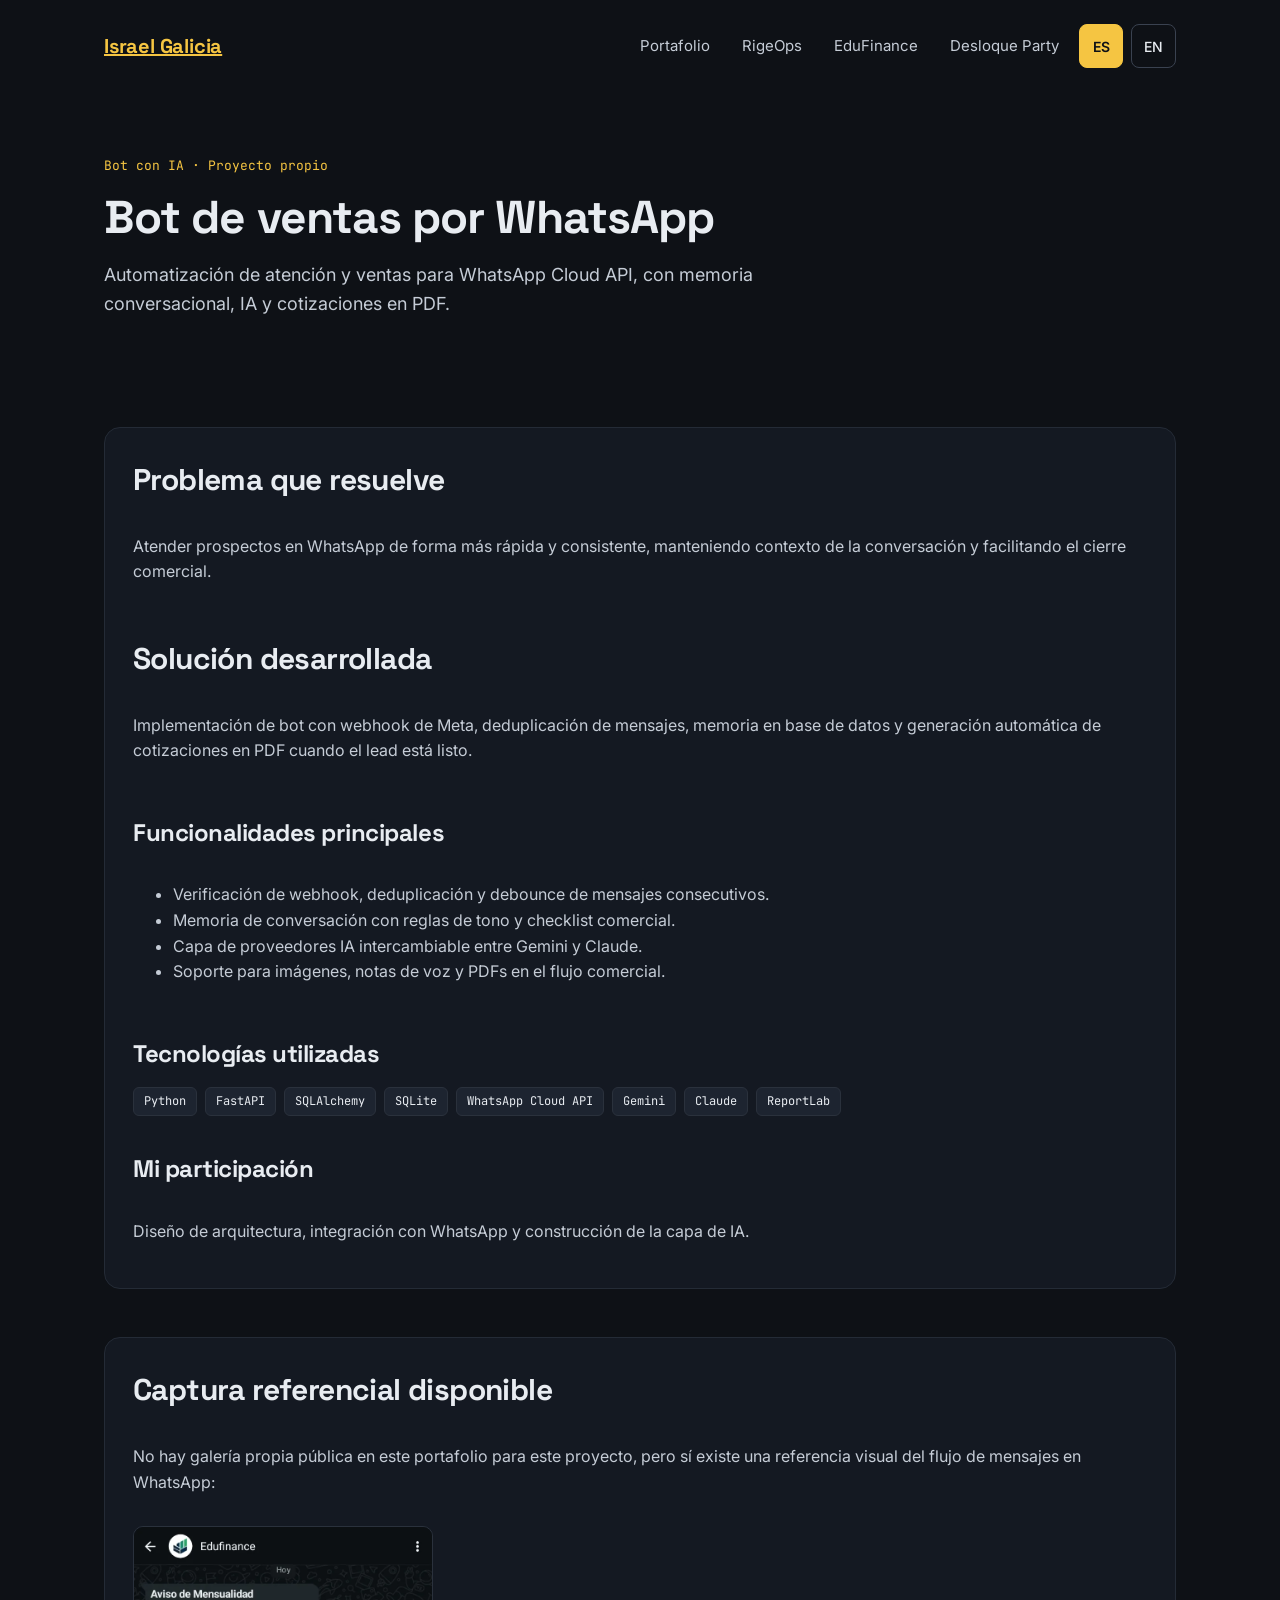
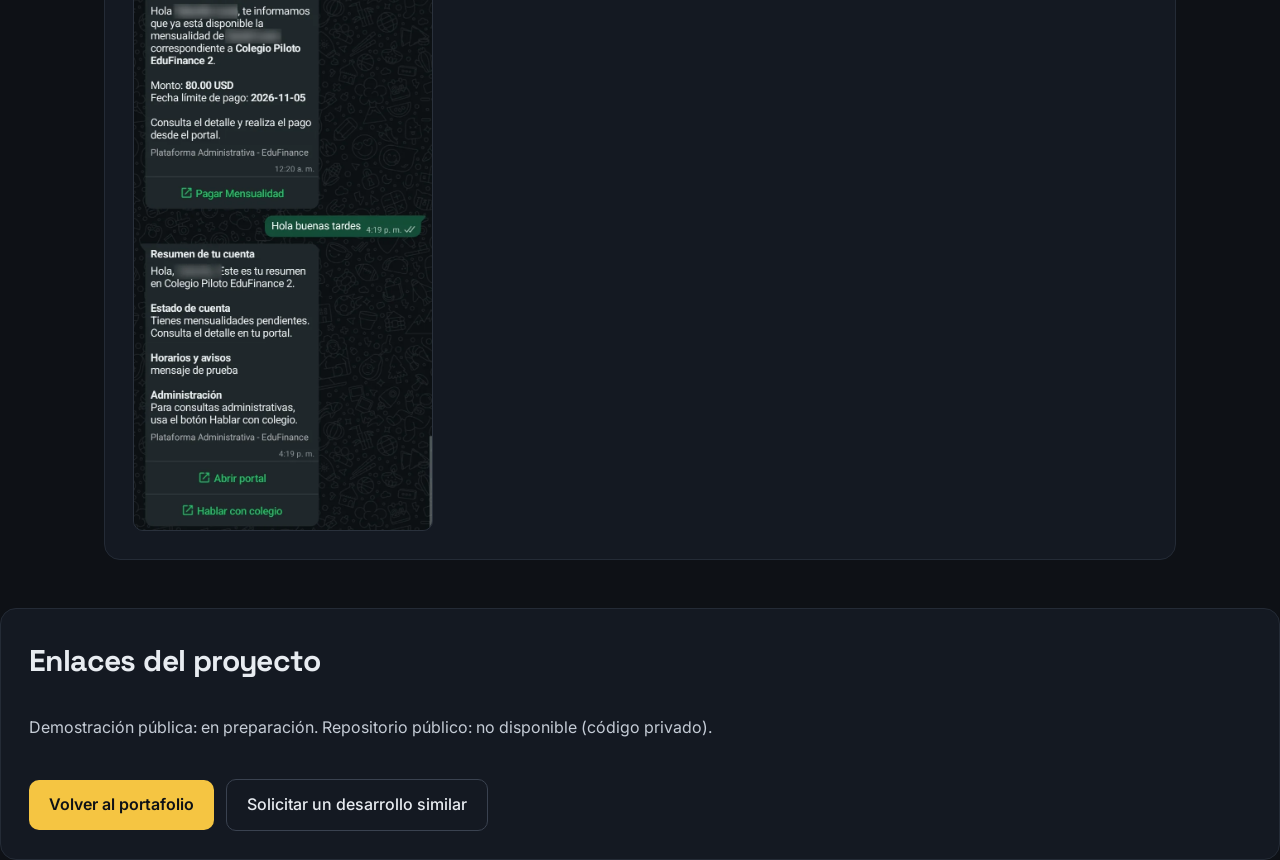
<file: proyectos/bot-ventas-whatsapp/index.html>
<!doctype html>
<html lang="es">
<head>
<meta charset="utf-8">
<meta name="viewport" content="width=device-width, initial-scale=1">
<title>Bot de ventas por WhatsApp con IA y cotizaciones PDF | Israel Galicia</title>
<meta name="description" content="Caso de estudio de bot de ventas por WhatsApp Cloud API: memoria conversacional, integración con IA y envío de cotizaciones en PDF.">
<link rel="icon" href="/img/edu_wa.webp" type="image/webp">
<link rel="canonical" href="https://isra050.github.io/proyectos/bot-ventas-whatsapp/">
<meta name="robots" content="index,follow,max-image-preview:large">
<meta property="og:type" content="article">
<meta property="og:locale" content="es_VE">
<meta property="og:site_name" content="Israel Galicia">
<meta property="og:url" content="https://isra050.github.io/proyectos/bot-ventas-whatsapp/">
<meta property="og:title" content="Bot de ventas por WhatsApp con IA y cotizaciones PDF">
<meta property="og:description" content="Arquitectura de bot comercial con WhatsApp Cloud API, FastAPI y capa de proveedores IA intercambiable.">
<meta property="og:image" content="https://isra050.github.io/img/edu_wa.webp">
<meta property="og:image:alt" content="Interacción por WhatsApp utilizada como referencia visual del flujo de mensajería">
<meta name="twitter:card" content="summary_large_image">
<meta name="twitter:title" content="Bot de ventas por WhatsApp con IA y cotizaciones PDF">
<meta name="twitter:description" content="Automatización de ventas y atención en WhatsApp con IA.">
<meta name="twitter:image" content="https://isra050.github.io/img/edu_wa.webp">
<script type="application/ld+json">
{
  "@context": "https://schema.org",
  "@type": "SoftwareApplication",
  "name": "Bot de ventas por WhatsApp",
  "applicationCategory": "BusinessApplication",
  "operatingSystem": "Web",
  "author": {
    "@type": "Person",
    "name": "Israel Galicia",
    "url": "https://isra050.github.io/"
  },
  "url": "https://isra050.github.io/proyectos/bot-ventas-whatsapp/",
  "description": "Bot comercial sobre WhatsApp Cloud API con memoria conversacional, proveedores IA intercambiables y generación de cotizaciones PDF."
}
</script>
<link rel="preconnect" href="https://fonts.googleapis.com">
<link rel="preconnect" href="https://fonts.gstatic.com" crossorigin>
<link rel="stylesheet" href="https://fonts.googleapis.com/css2?family=Space+Grotesk:wght@500;700&family=Inter:wght@400;500;600&family=JetBrains+Mono:wght@400;500&display=swap">
<link rel="stylesheet" href="/proyectos/proyectos.css">
</head>
<body class="project-page">
<main>
  <nav class="w nav" aria-label="Navegación"><a class="sg" style="font-size:20px;letter-spacing:-.01em" href="/">Israel Galicia</a><div class="r">
    <a class="l" href="/">Portafolio</a><a class="l" href="/proyectos/rigeops/">RigeOps</a><a class="l" href="/proyectos/edufinance/">EduFinance</a><a class="l" href="/proyectos/desloque-party/">Desloque Party</a><button class="on" aria-label="Español" data-l="es">ES</button><button aria-label="English" data-l="en">EN</button>
  </div></nav>
  <header class="w hero">
    <p class="mono eyebrow">Bot con IA · Proyecto propio</p>
    <h1 class="sg" style="font-size:46px">Bot de ventas por WhatsApp</h1>
    <p class="lead">Automatización de atención y ventas para WhatsApp Cloud API, con memoria conversacional, IA y cotizaciones en PDF.</p>
  </header>

  <section class="w project-section"><div class="card project-card">
    <h2 class="sg" style="font-size:30px">Problema que resuelve</h2>
    <p class="soft">Atender prospectos en WhatsApp de forma más rápida y consistente, manteniendo contexto de la conversación y facilitando el cierre comercial.</p>
    <h2 class="sg" style="font-size:30px;margin-top:20px">Solución desarrollada</h2>
    <p class="soft">Implementación de bot con webhook de Meta, deduplicación de mensajes, memoria en base de datos y generación automática de cotizaciones en PDF cuando el lead está listo.</p>
    <h3 class="sg" style="font-size:24px;margin-top:20px">Funcionalidades principales</h3>
    <ul class="soft">
      <li>Verificación de webhook, deduplicación y debounce de mensajes consecutivos.</li>
      <li>Memoria de conversación con reglas de tono y checklist comercial.</li>
      <li>Capa de proveedores IA intercambiable entre Gemini y Claude.</li>
      <li>Soporte para imágenes, notas de voz y PDFs en el flujo comercial.</li>
    </ul>
    <h3 class="sg" style="font-size:24px;margin-top:20px">Tecnologías utilizadas</h3>
    <div class="chips">
      <span class="chip">Python</span><span class="chip">FastAPI</span><span class="chip">SQLAlchemy</span><span class="chip">SQLite</span><span class="chip">WhatsApp Cloud API</span><span class="chip">Gemini</span><span class="chip">Claude</span><span class="chip">ReportLab</span>
    </div>
    <h3 class="sg" style="font-size:24px;margin-top:20px">Mi participación</h3>
    <p class="soft">Diseño de arquitectura, integración con WhatsApp y construcción de la capa de IA.</p>
  </div></section>

  <section class="w project-section"><div class="card">
    <h2 class="sg" style="font-size:30px">Captura referencial disponible</h2>
    <p class="soft">No hay galería propia pública en este portafolio para este proyecto, pero sí existe una referencia visual del flujo de mensajes en WhatsApp:</p>
    <img src="/img/edu_wa.webp" alt="Referencia visual de conversación por WhatsApp en interfaz móvil" width="300" height="600" loading="lazy" style="max-width:300px;width:100%;height:auto;border-radius:10px;border:1px solid #2A313C;display:block">
  </section>

  <section class="card" style="margin-top:24px">
    <h2 class="sg" style="font-size:30px">Enlaces del proyecto</h2>
    <p class="soft">Demostración pública: en preparación. Repositorio público: no disponible (código privado).</p>
    <div class="row">
      <a class="btn" href="/">Volver al portafolio</a>
      <a class="btn2" href="/#contacto">Solicitar un desarrollo similar</a>
    </div>
  </div></section>
</main>
<script src="/proyectos/proyectos.js"></script>
</body>
</html>
</file>
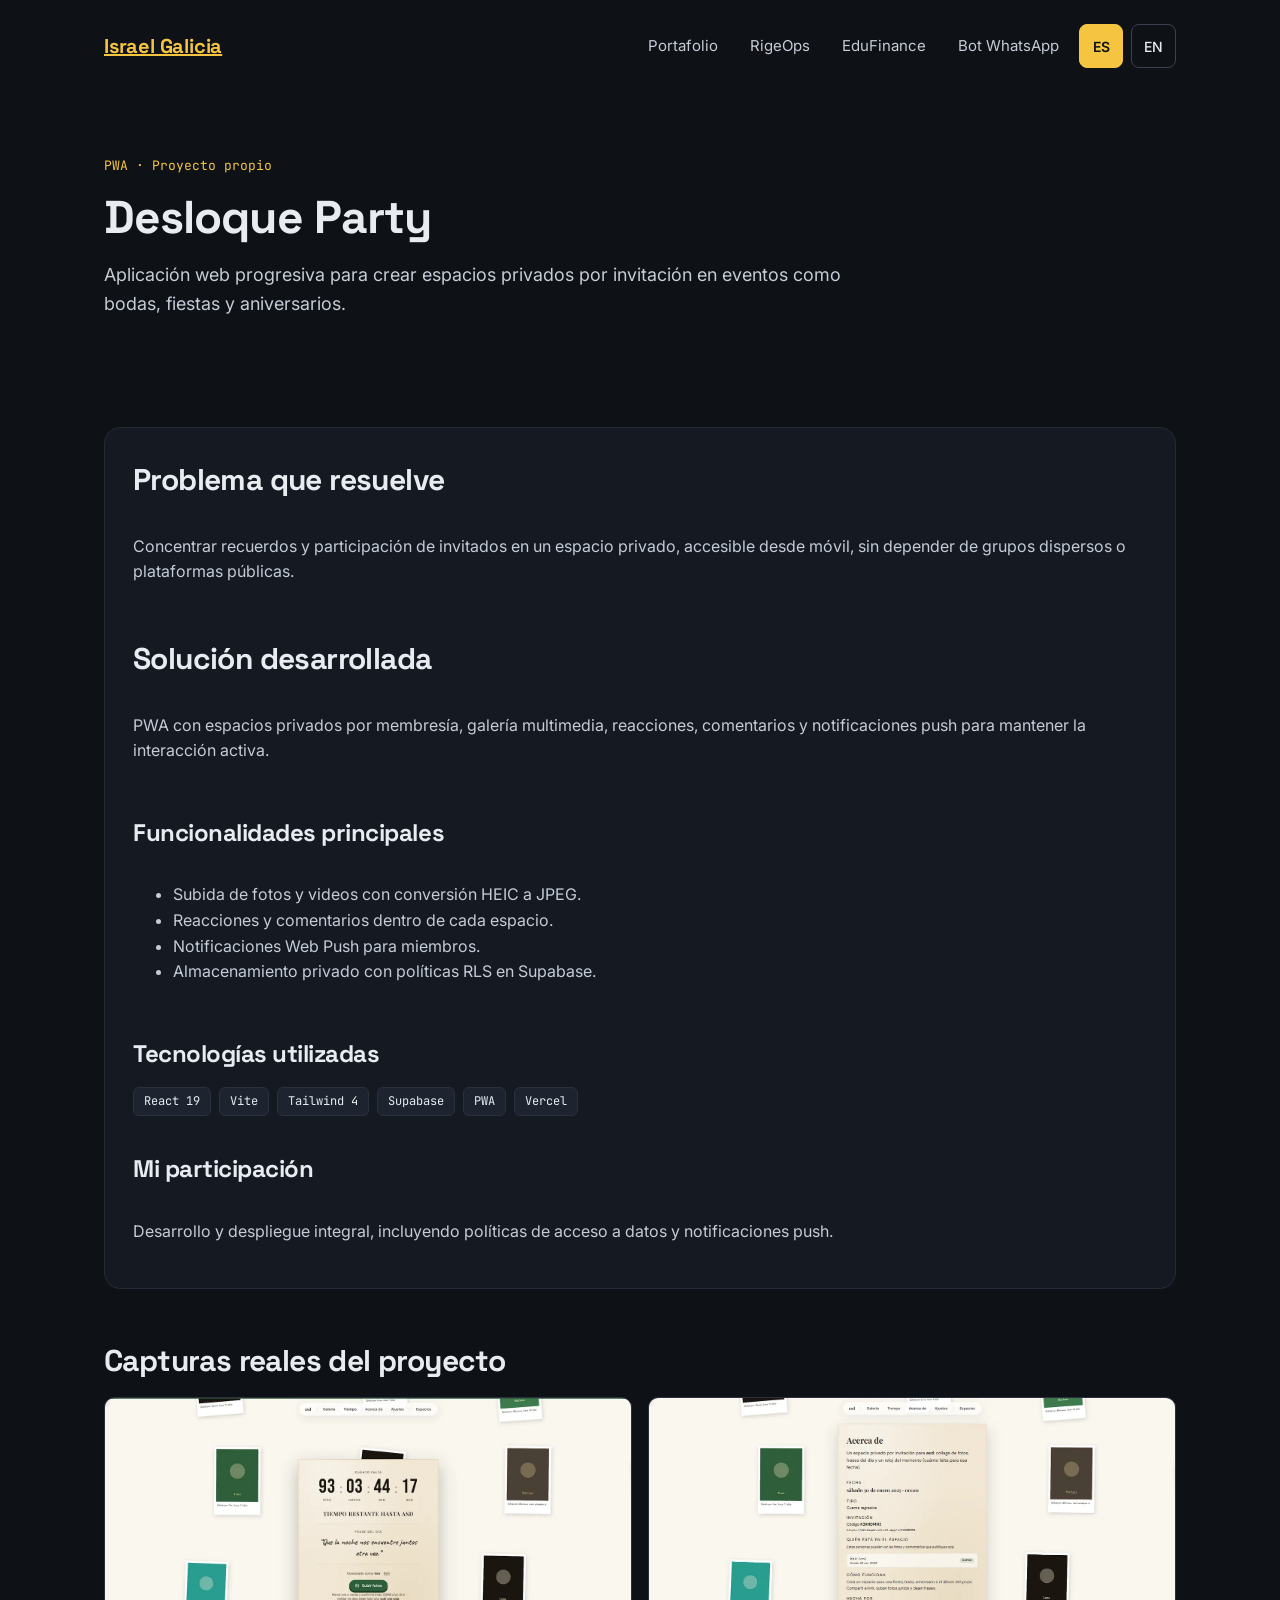
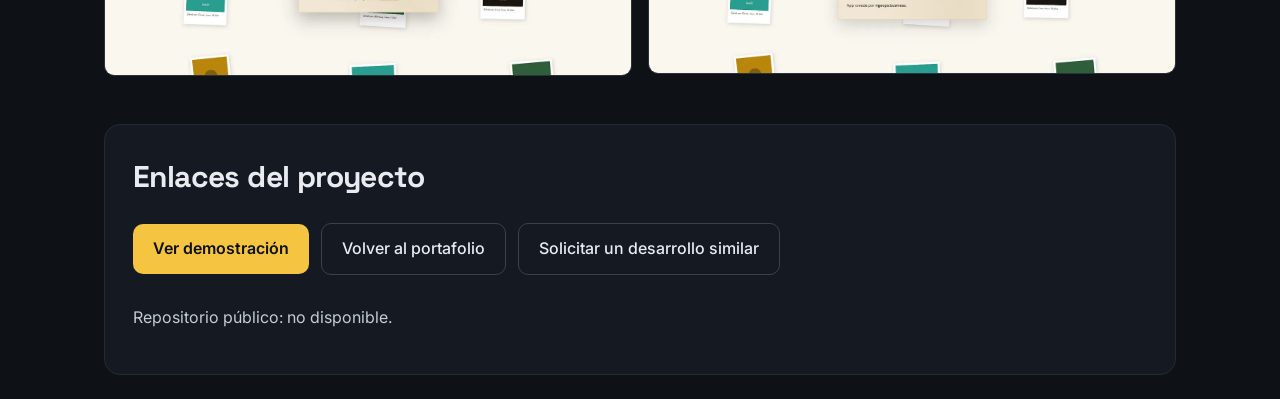
<file: proyectos/desloque-party/index.html>
<!doctype html>
<html lang="es">
<head>
<meta charset="utf-8">
<meta name="viewport" content="width=device-width, initial-scale=1">
<title>Desloque Party: app web privada para eventos | Israel Galicia</title>
<meta name="description" content="Caso de estudio de Desloque Party: app web progresiva con espacios privados por invitación, galería, notificaciones push y almacenamiento protegido.">
<link rel="icon" href="/img/des_tiempo.webp" type="image/webp">
<link rel="canonical" href="https://isra050.github.io/proyectos/desloque-party/">
<meta name="robots" content="index,follow,max-image-preview:large">
<meta property="og:type" content="article">
<meta property="og:locale" content="es_VE">
<meta property="og:site_name" content="Israel Galicia">
<meta property="og:url" content="https://isra050.github.io/proyectos/desloque-party/">
<meta property="og:title" content="Desloque Party: app web privada para eventos">
<meta property="og:description" content="PWA para espacios privados por invitación con subida multimedia, notificaciones push y acceso por membresía.">
<meta property="og:image" content="https://isra050.github.io/img/des_tiempo.webp">
<meta property="og:image:alt" content="Vista principal de Desloque Party con cuenta regresiva y galería">
<meta name="twitter:card" content="summary_large_image">
<meta name="twitter:title" content="Desloque Party: app web privada para eventos">
<meta name="twitter:description" content="Caso real de PWA con espacios privados y notificaciones push.">
<meta name="twitter:image" content="https://isra050.github.io/img/des_tiempo.webp">
<script type="application/ld+json">
{
  "@context": "https://schema.org",
  "@type": "SoftwareApplication",
  "name": "Desloque Party",
  "applicationCategory": "LifestyleApplication",
  "operatingSystem": "Web",
  "author": {
    "@type": "Person",
    "name": "Israel Galicia",
    "url": "https://isra050.github.io/"
  },
  "url": "https://isra050.github.io/proyectos/desloque-party/",
  "description": "PWA de espacios privados por invitación para eventos con carga de contenido y notificaciones push.",
  "sameAs": "https://desloque.vercel.app/i/K3XNDMN3"
}
</script>
<link rel="preconnect" href="https://fonts.googleapis.com">
<link rel="preconnect" href="https://fonts.gstatic.com" crossorigin>
<link rel="stylesheet" href="https://fonts.googleapis.com/css2?family=Space+Grotesk:wght@500;700&family=Inter:wght@400;500;600&family=JetBrains+Mono:wght@400;500&display=swap">
<link rel="stylesheet" href="/proyectos/proyectos.css">
</head>
<body class="project-page">
<main>
  <nav class="w nav" aria-label="Navegación"><a class="sg" style="font-size:20px;letter-spacing:-.01em" href="/">Israel Galicia</a><div class="r">
    <a class="l" href="/">Portafolio</a><a class="l" href="/proyectos/rigeops/">RigeOps</a><a class="l" href="/proyectos/edufinance/">EduFinance</a><a class="l" href="/proyectos/bot-ventas-whatsapp/">Bot WhatsApp</a><button class="on" aria-label="Español" data-l="es">ES</button><button aria-label="English" data-l="en">EN</button>
  </div></nav>
  <header class="w hero">
    <p class="mono eyebrow">PWA · Proyecto propio</p>
    <h1 class="sg" style="font-size:46px">Desloque Party</h1>
    <p class="lead">Aplicación web progresiva para crear espacios privados por invitación en eventos como bodas, fiestas y aniversarios.</p>
  </header>

  <section class="w project-section"><div class="card project-card">
    <h2 class="sg" style="font-size:30px">Problema que resuelve</h2>
    <p class="soft">Concentrar recuerdos y participación de invitados en un espacio privado, accesible desde móvil, sin depender de grupos dispersos o plataformas públicas.</p>
    <h2 class="sg" style="font-size:30px;margin-top:20px">Solución desarrollada</h2>
    <p class="soft">PWA con espacios privados por membresía, galería multimedia, reacciones, comentarios y notificaciones push para mantener la interacción activa.</p>
    <h3 class="sg" style="font-size:24px;margin-top:20px">Funcionalidades principales</h3>
    <ul class="soft">
      <li>Subida de fotos y videos con conversión HEIC a JPEG.</li>
      <li>Reacciones y comentarios dentro de cada espacio.</li>
      <li>Notificaciones Web Push para miembros.</li>
      <li>Almacenamiento privado con políticas RLS en Supabase.</li>
    </ul>
    <h3 class="sg" style="font-size:24px;margin-top:20px">Tecnologías utilizadas</h3>
    <div class="chips"><span class="chip">React 19</span><span class="chip">Vite</span><span class="chip">Tailwind 4</span><span class="chip">Supabase</span><span class="chip">PWA</span><span class="chip">Vercel</span></div>
    <h3 class="sg" style="font-size:24px;margin-top:20px">Mi participación</h3>
    <p class="soft">Desarrollo y despliegue integral, incluyendo políticas de acceso a datos y notificaciones push.</p>
  </div></section>

  <section class="w project-section">
    <h2 class="sg" style="font-size:30px">Capturas reales del proyecto</h2>
    <div class="grid" style="margin-top:12px">
      <img src="/img/des_tiempo.webp" alt="Espacio de Desloque con cuenta regresiva y galería" width="1200" height="675">
      <img src="/img/des_acerca.webp" alt="Detalles de invitación y miembros en Desloque Party" loading="lazy" width="1200" height="675">
    </div>
  </section>

  <section class="w project-section"><div class="card">
    <h2 class="sg" style="font-size:30px">Enlaces del proyecto</h2>
    <div class="row">
      <a class="btn" href="https://desloque.vercel.app/i/K3XNDMN3">Ver demostración</a>
      <a class="btn2" href="/">Volver al portafolio</a>
      <a class="btn2" href="/#contacto">Solicitar un desarrollo similar</a>
    </div>
    <p class="soft">Repositorio público: no disponible.</p>
  </div></section>
</main>
<script src="/proyectos/proyectos.js"></script>
</body>
</html>
</file>
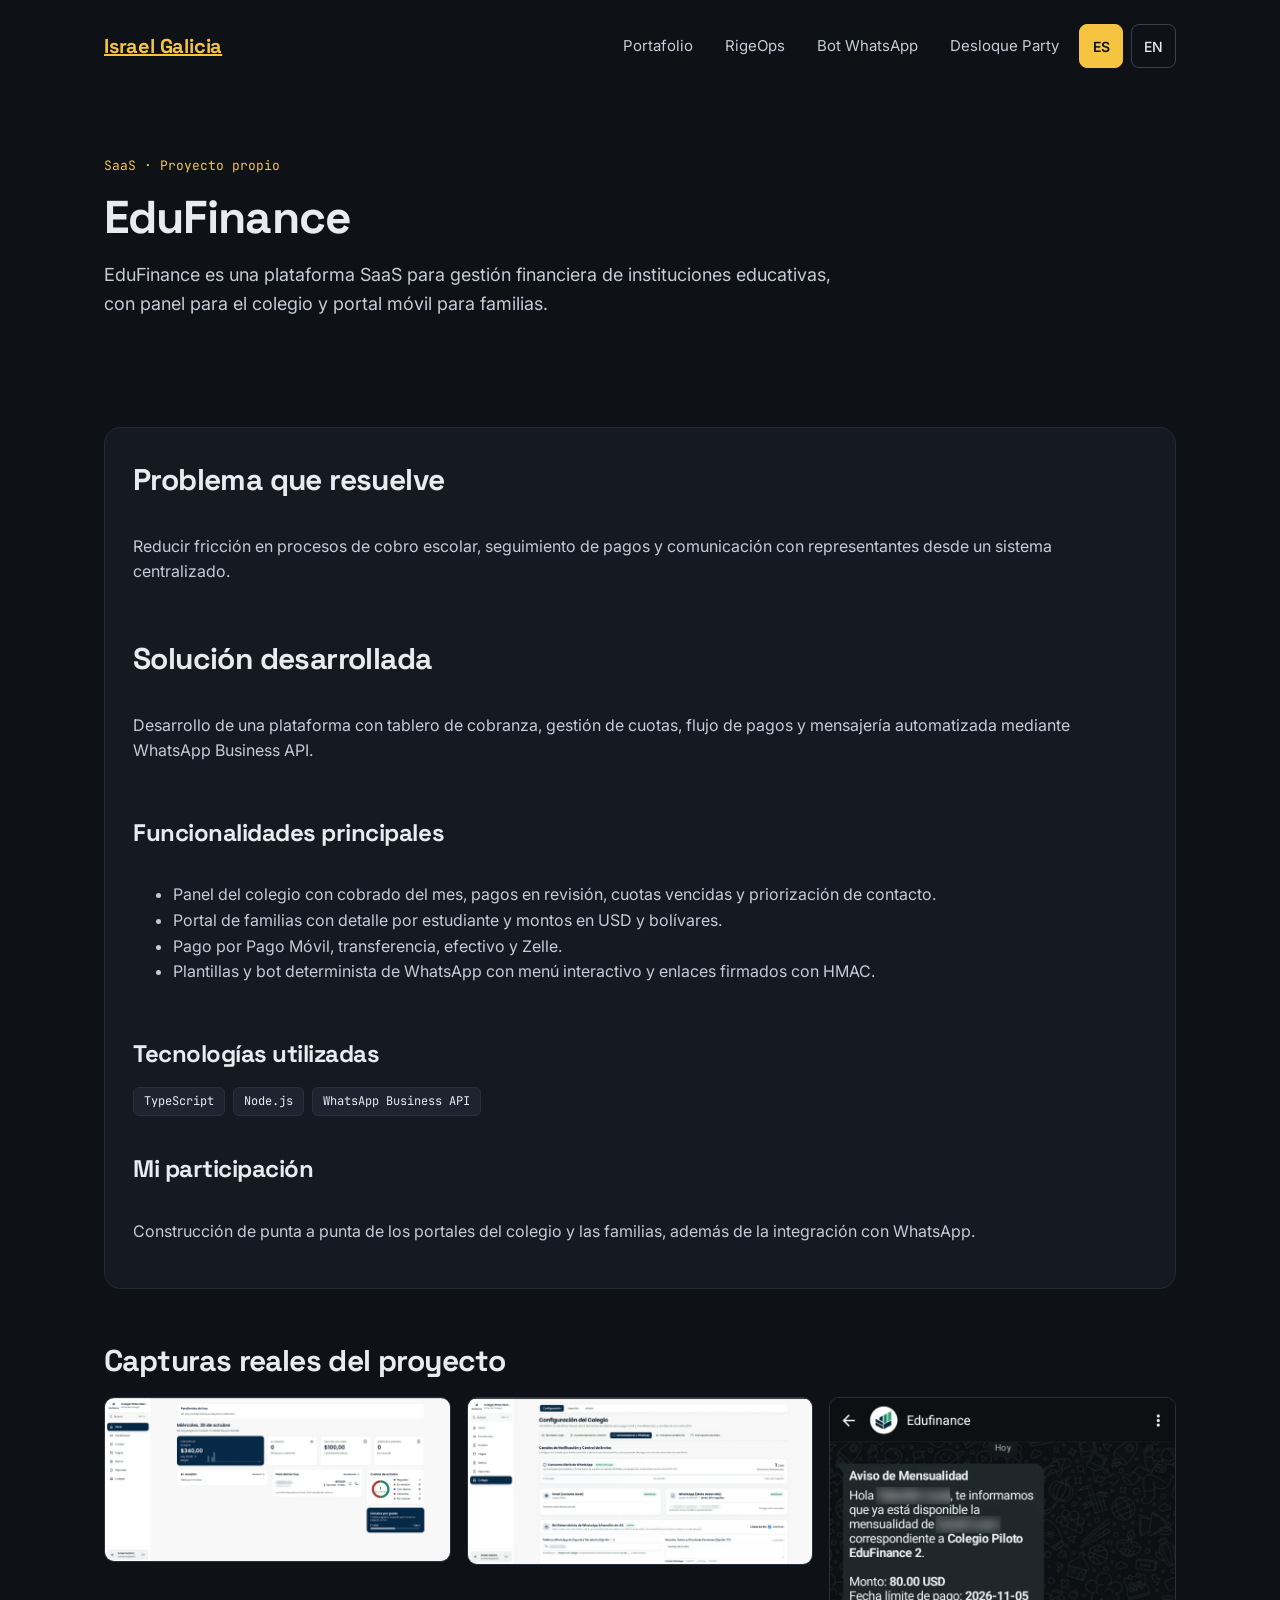
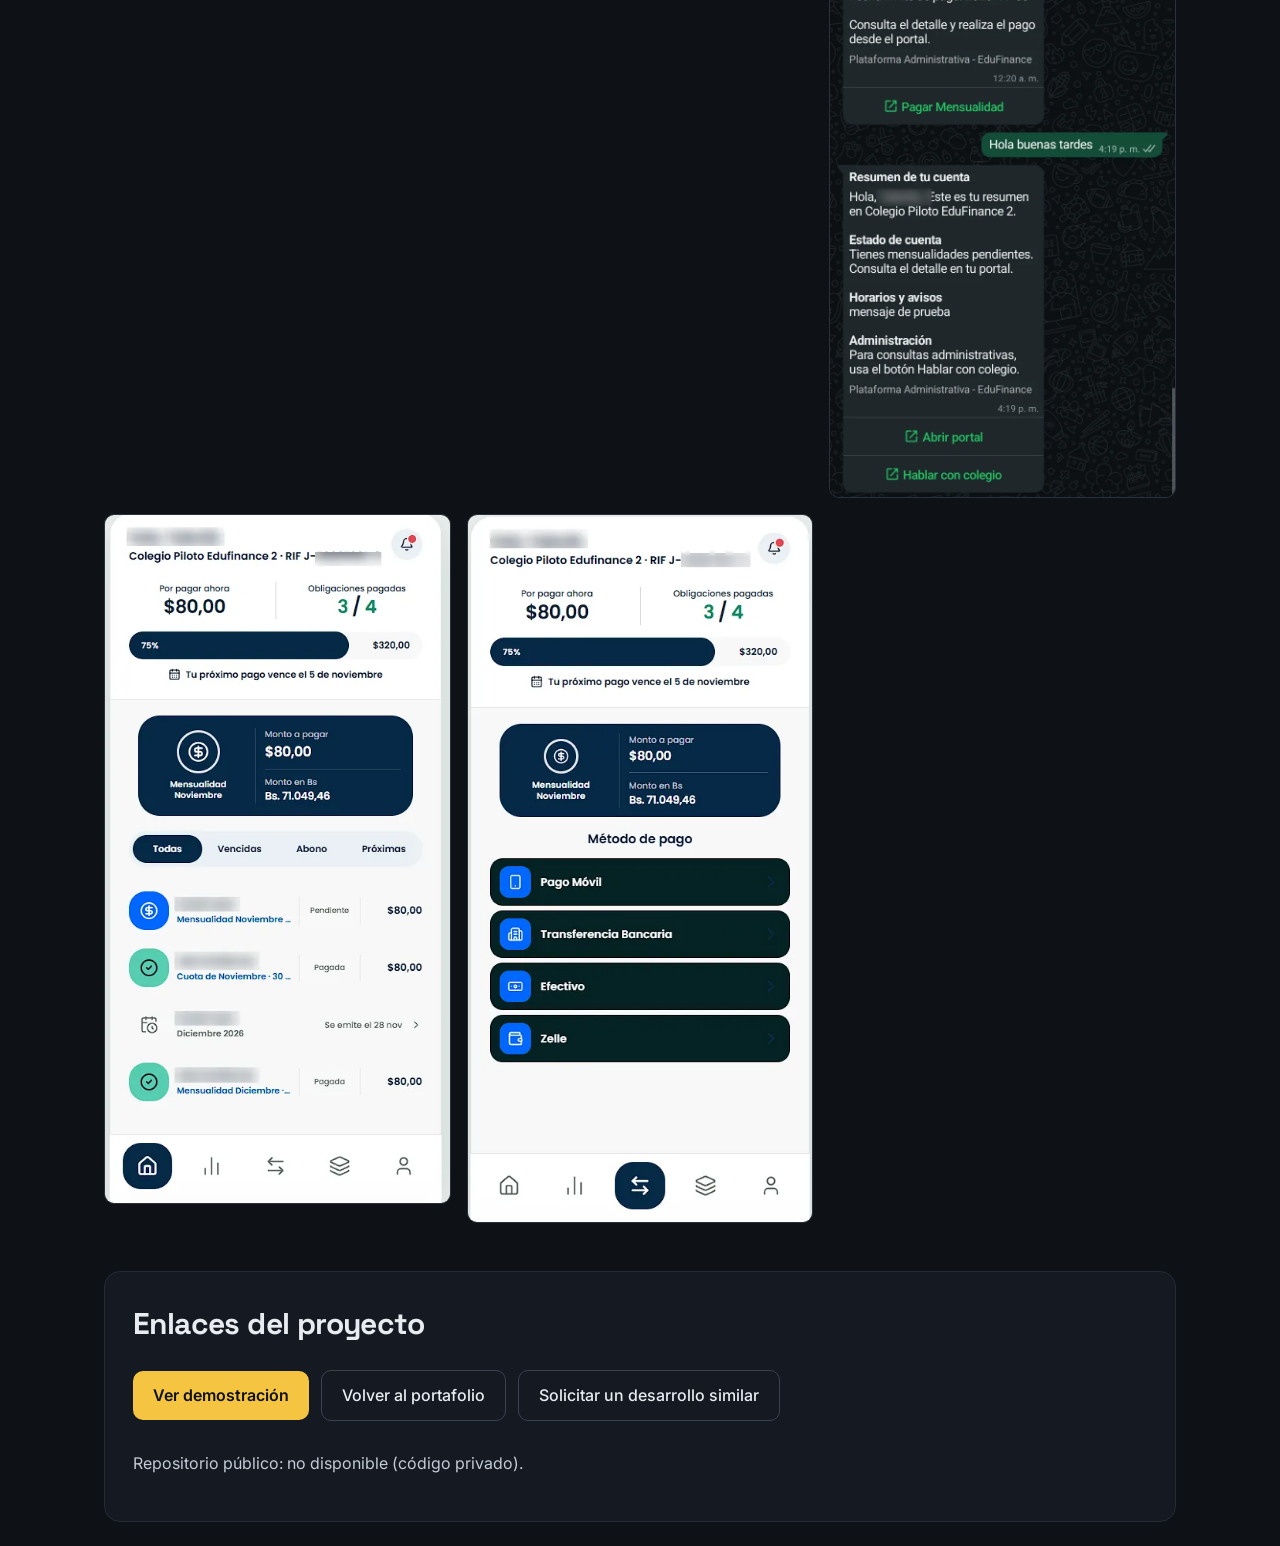
<file: proyectos/edufinance/index.html>
<!doctype html>
<html lang="es">
<head>
<meta charset="utf-8">
<meta name="viewport" content="width=device-width, initial-scale=1">
<title>EduFinance: plataforma financiera escolar con WhatsApp | Israel Galicia</title>
<meta name="description" content="Caso de estudio de EduFinance: SaaS para gestión financiera de instituciones educativas con portal familiar e integración con WhatsApp Business API.">
<link rel="icon" href="/img/edu_panel.webp" type="image/webp">
<link rel="canonical" href="https://isra050.github.io/proyectos/edufinance/">
<meta name="robots" content="index,follow,max-image-preview:large">
<meta property="og:type" content="article">
<meta property="og:locale" content="es_VE">
<meta property="og:site_name" content="Israel Galicia">
<meta property="og:url" content="https://isra050.github.io/proyectos/edufinance/">
<meta property="og:title" content="EduFinance: plataforma financiera escolar con WhatsApp">
<meta property="og:description" content="Sistema SaaS para colegios con cobranza, portal para familias y flujos de avisos por WhatsApp Business API.">
<meta property="og:image" content="https://isra050.github.io/img/edu_panel.webp">
<meta property="og:image:alt" content="Panel administrativo de EduFinance con indicadores de cobranza">
<meta name="twitter:card" content="summary_large_image">
<meta name="twitter:title" content="EduFinance: plataforma financiera escolar con WhatsApp">
<meta name="twitter:description" content="Caso real de software financiero para instituciones educativas.">
<meta name="twitter:image" content="https://isra050.github.io/img/edu_panel.webp">
<script type="application/ld+json">
{
  "@context": "https://schema.org",
  "@type": "SoftwareApplication",
  "name": "EduFinance",
  "applicationCategory": "BusinessApplication",
  "operatingSystem": "Web",
  "author": {
    "@type": "Person",
    "name": "Israel Galicia",
    "url": "https://isra050.github.io/"
  },
  "url": "https://isra050.github.io/proyectos/edufinance/",
  "description": "SaaS para gestión financiera de instituciones educativas con portal familiar e integración de WhatsApp Business API.",
  "sameAs": "https://edufinance.online",
  "image": [
    "https://isra050.github.io/img/edu_panel.webp",
    "https://isra050.github.io/img/edu_config.webp",
    "https://isra050.github.io/img/edu_wa.webp"
  ]
}
</script>
<link rel="preconnect" href="https://fonts.googleapis.com">
<link rel="preconnect" href="https://fonts.gstatic.com" crossorigin>
<link rel="stylesheet" href="https://fonts.googleapis.com/css2?family=Space+Grotesk:wght@500;700&family=Inter:wght@400;500;600&family=JetBrains+Mono:wght@400;500&display=swap">
<link rel="stylesheet" href="/proyectos/proyectos.css">
</head>
<body class="project-page">
<main>
  <nav class="w nav" aria-label="Navegación"><a class="sg" style="font-size:20px;letter-spacing:-.01em" href="/">Israel Galicia</a><div class="r">
    <a class="l" href="/">Portafolio</a><a class="l" href="/proyectos/rigeops/">RigeOps</a><a class="l" href="/proyectos/bot-ventas-whatsapp/">Bot WhatsApp</a><a class="l" href="/proyectos/desloque-party/">Desloque Party</a><button class="on" aria-label="Español" data-l="es">ES</button><button aria-label="English" data-l="en">EN</button>
  </div></nav>
  <header class="w hero">
    <p class="mono eyebrow">SaaS · Proyecto propio</p>
    <h1 class="sg" style="font-size:46px">EduFinance</h1>
    <p class="lead">EduFinance es una plataforma SaaS para gestión financiera de instituciones educativas, con panel para el colegio y portal móvil para familias.</p>
  </header>

  <section class="w project-section"><div class="card project-card">
    <h2 class="sg" style="font-size:30px">Problema que resuelve</h2>
    <p class="soft">Reducir fricción en procesos de cobro escolar, seguimiento de pagos y comunicación con representantes desde un sistema centralizado.</p>
    <h2 class="sg" style="font-size:30px;margin-top:20px">Solución desarrollada</h2>
    <p class="soft">Desarrollo de una plataforma con tablero de cobranza, gestión de cuotas, flujo de pagos y mensajería automatizada mediante WhatsApp Business API.</p>
    <h3 class="sg" style="font-size:24px;margin-top:20px">Funcionalidades principales</h3>
    <ul class="soft">
      <li>Panel del colegio con cobrado del mes, pagos en revisión, cuotas vencidas y priorización de contacto.</li>
      <li>Portal de familias con detalle por estudiante y montos en USD y bolívares.</li>
      <li>Pago por Pago Móvil, transferencia, efectivo y Zelle.</li>
      <li>Plantillas y bot determinista de WhatsApp con menú interactivo y enlaces firmados con HMAC.</li>
    </ul>
    <h3 class="sg" style="font-size:24px;margin-top:20px">Tecnologías utilizadas</h3>
    <div class="chips"><span class="chip">TypeScript</span><span class="chip">Node.js</span><span class="chip">WhatsApp Business API</span></div>
    <h3 class="sg" style="font-size:24px;margin-top:20px">Mi participación</h3>
    <p class="soft">Construcción de punta a punta de los portales del colegio y las familias, además de la integración con WhatsApp.</p>
  </div></section>

  <section class="w project-section">
    <h2 class="sg" style="font-size:30px">Capturas reales del proyecto</h2>
    <div class="grid" style="margin-top:12px">
      <img src="/img/edu_panel.webp" alt="Panel del colegio en EduFinance con estado de cobranza" width="1200" height="675">
      <img src="/img/edu_config.webp" alt="Configuración de comunicaciones y WhatsApp en EduFinance" loading="lazy" width="1200" height="675">
      <img src="/img/edu_wa.webp" alt="Flujo de aviso por WhatsApp de EduFinance" loading="lazy" width="300" height="600">
      <img src="/img/edu_cuotas.webp" alt="Vista móvil de cuotas y deudas en EduFinance" loading="lazy" width="300" height="600">
      <img src="/img/edu_pago.webp" alt="Selección de método de pago en EduFinance" loading="lazy" width="300" height="600">
    </div>
  </section>

  <section class="w project-section"><div class="card">
    <h2 class="sg" style="font-size:30px">Enlaces del proyecto</h2>
    <div class="row">
      <a class="btn" href="https://edufinance.online">Ver demostración</a>
      <a class="btn2" href="/">Volver al portafolio</a>
      <a class="btn2" href="/#contacto">Solicitar un desarrollo similar</a>
    </div>
    <p class="soft">Repositorio público: no disponible (código privado).</p>
  </div></section>
</main>
<script src="/proyectos/proyectos.js"></script>
</body>
</html>
</file>
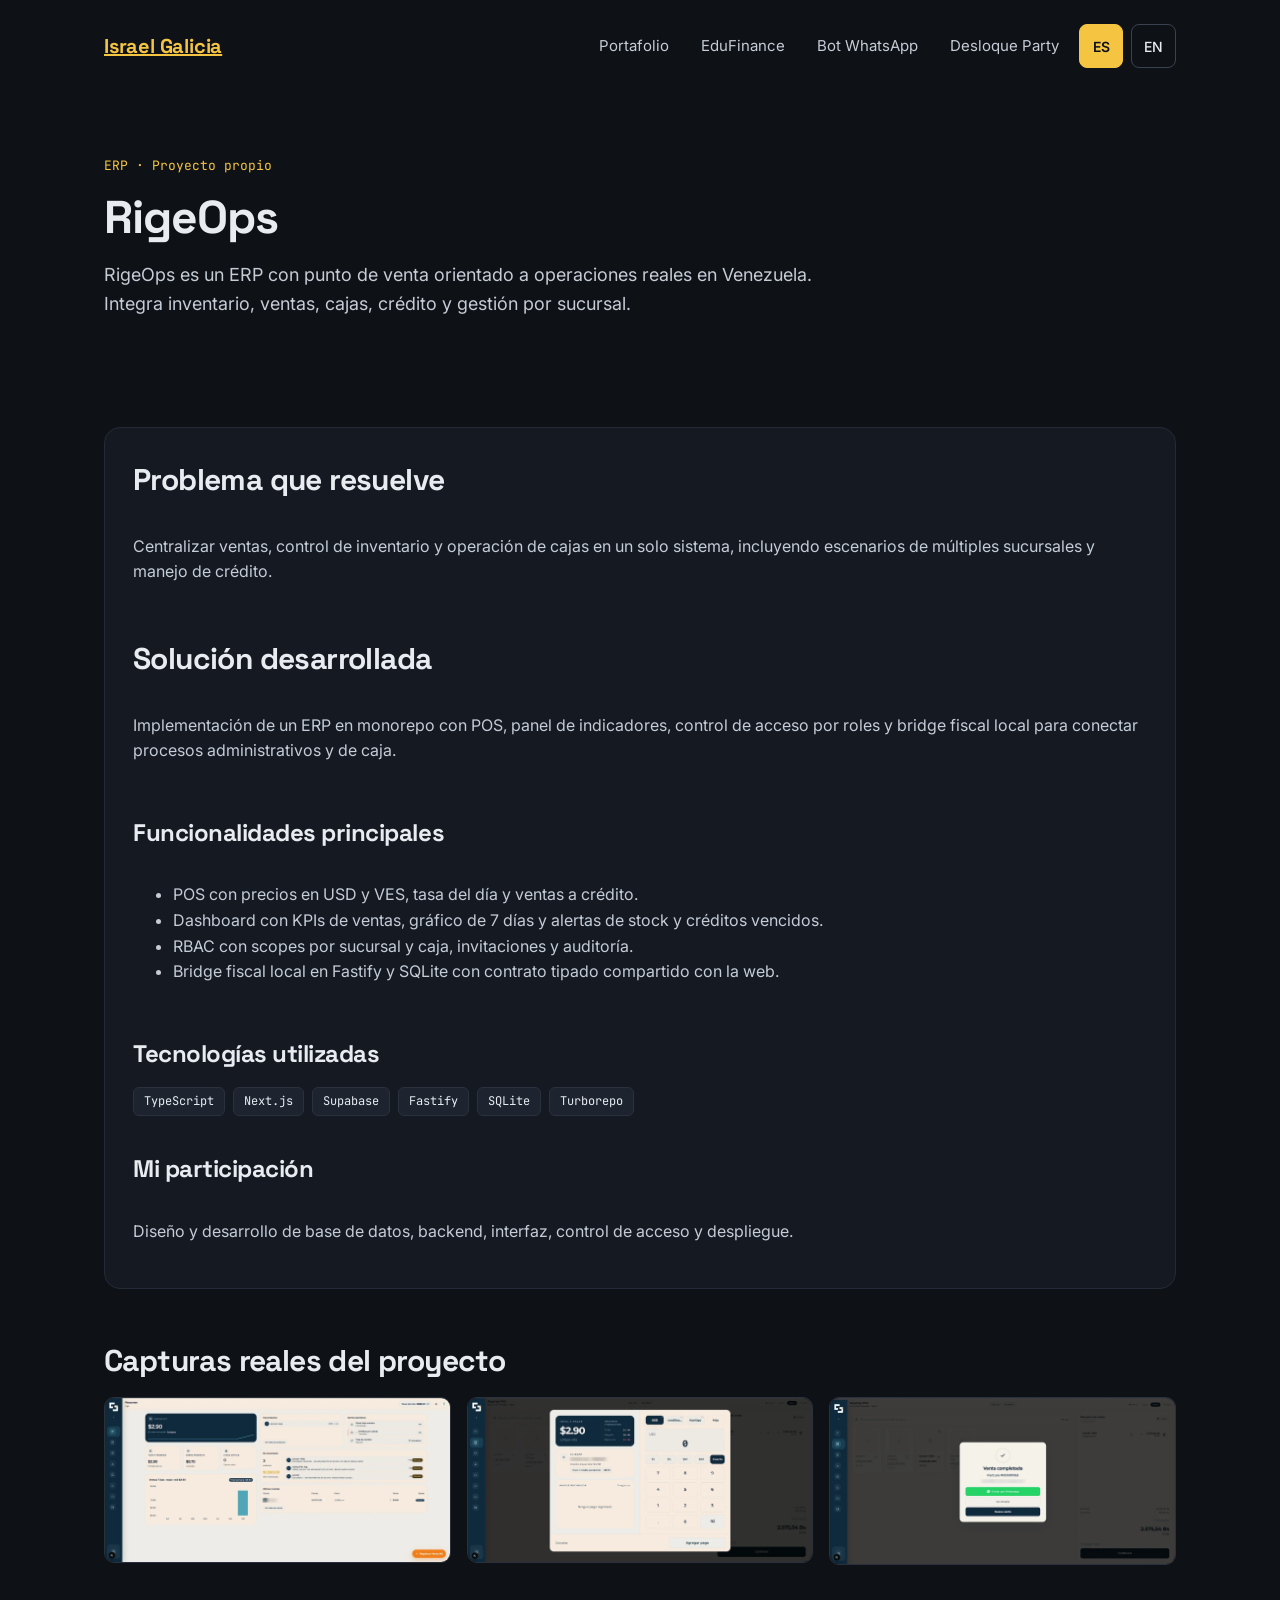
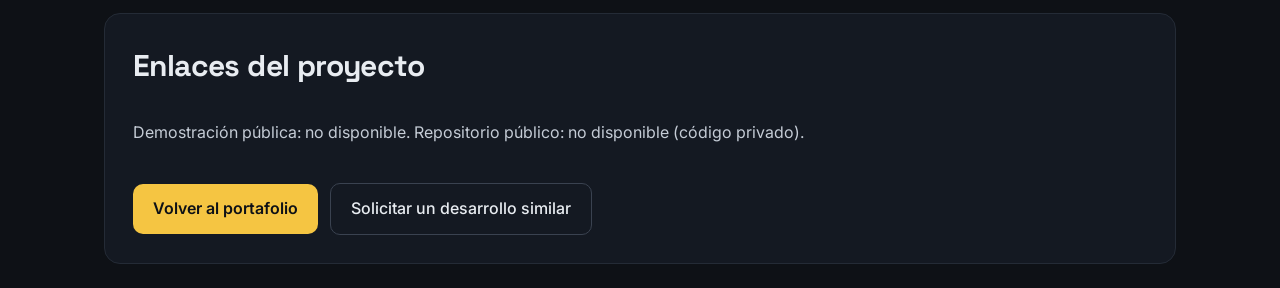
<file: proyectos/rigeops/index.html>
<!doctype html>
<html lang="es">
<head>
<meta charset="utf-8">
<meta name="viewport" content="width=device-width, initial-scale=1">
<title>RigeOps: ERP y punto de venta multi-sucursal | Israel Galicia</title>
<meta name="description" content="Caso de estudio de RigeOps: ERP y punto de venta con inventario, cajas, crédito y control de acceso por roles para operaciones multi-sucursal.">
<link rel="icon" href="/img/rige_dash.webp" type="image/webp">
<link rel="canonical" href="https://isra050.github.io/proyectos/rigeops/">
<meta name="robots" content="index,follow,max-image-preview:large">
<meta property="og:type" content="article">
<meta property="og:locale" content="es_VE">
<meta property="og:site_name" content="Israel Galicia">
<meta property="og:url" content="https://isra050.github.io/proyectos/rigeops/">
<meta property="og:title" content="RigeOps: ERP y punto de venta multi-sucursal">
<meta property="og:description" content="Cómo construí RigeOps: inventario, ventas, cajas, crédito, RBAC y bridge fiscal con Fastify y SQLite.">
<meta property="og:image" content="https://isra050.github.io/img/rige_dash.webp">
<meta property="og:image:alt" content="Dashboard de RigeOps con métricas de ventas y alertas">
<meta name="twitter:card" content="summary_large_image">
<meta name="twitter:title" content="RigeOps: ERP y punto de venta multi-sucursal">
<meta name="twitter:description" content="Caso real de ERP y POS desarrollado por Israel Galicia.">
<meta name="twitter:image" content="https://isra050.github.io/img/rige_dash.webp">
<script type="application/ld+json">
{
  "@context": "https://schema.org",
  "@type": "SoftwareApplication",
  "name": "RigeOps",
  "applicationCategory": "BusinessApplication",
  "operatingSystem": "Web",
  "author": {
    "@type": "Person",
    "name": "Israel Galicia",
    "url": "https://isra050.github.io/"
  },
  "url": "https://isra050.github.io/proyectos/rigeops/",
  "description": "ERP y punto de venta con inventario, ventas, cajas, crédito, RBAC y soporte multi-sucursal.",
  "image": [
    "https://isra050.github.io/img/rige_dash.webp",
    "https://isra050.github.io/img/rige_cobro.webp",
    "https://isra050.github.io/img/rige_venta.webp"
  ]
}
</script>
<link rel="preconnect" href="https://fonts.googleapis.com">
<link rel="preconnect" href="https://fonts.gstatic.com" crossorigin>
<link rel="stylesheet" href="https://fonts.googleapis.com/css2?family=Space+Grotesk:wght@500;700&family=Inter:wght@400;500;600&family=JetBrains+Mono:wght@400;500&display=swap">
<link rel="stylesheet" href="/proyectos/proyectos.css">
</head>
<body class="project-page">
<main>
  <nav class="w nav" aria-label="Navegación"><a class="sg" style="font-size:20px;letter-spacing:-.01em" href="/">Israel Galicia</a><div class="r">
    <a class="l" href="/">Portafolio</a><a class="l" href="/proyectos/edufinance/">EduFinance</a><a class="l" href="/proyectos/bot-ventas-whatsapp/">Bot WhatsApp</a><a class="l" href="/proyectos/desloque-party/">Desloque Party</a><button class="on" aria-label="Español" data-l="es">ES</button><button aria-label="English" data-l="en">EN</button>
  </div></nav>
  <header class="w hero">
    <p class="mono eyebrow">ERP · Proyecto propio</p>
    <h1 class="sg" style="font-size:46px">RigeOps</h1>
    <p class="lead">RigeOps es un ERP con punto de venta orientado a operaciones reales en Venezuela. Integra inventario, ventas, cajas, crédito y gestión por sucursal.</p>
  </header>

  <section class="w project-section"><div class="card project-card">
    <h2 class="sg" style="font-size:30px">Problema que resuelve</h2>
    <p class="soft">Centralizar ventas, control de inventario y operación de cajas en un solo sistema, incluyendo escenarios de múltiples sucursales y manejo de crédito.</p>
    <h2 class="sg" style="font-size:30px;margin-top:20px">Solución desarrollada</h2>
    <p class="soft">Implementación de un ERP en monorepo con POS, panel de indicadores, control de acceso por roles y bridge fiscal local para conectar procesos administrativos y de caja.</p>
    <h3 class="sg" style="font-size:24px;margin-top:20px">Funcionalidades principales</h3>
    <ul class="soft">
      <li>POS con precios en USD y VES, tasa del día y ventas a crédito.</li>
      <li>Dashboard con KPIs de ventas, gráfico de 7 días y alertas de stock y créditos vencidos.</li>
      <li>RBAC con scopes por sucursal y caja, invitaciones y auditoría.</li>
      <li>Bridge fiscal local en Fastify y SQLite con contrato tipado compartido con la web.</li>
    </ul>
    <h3 class="sg" style="font-size:24px;margin-top:20px">Tecnologías utilizadas</h3>
    <div class="chips">
      <span class="chip">TypeScript</span><span class="chip">Next.js</span><span class="chip">Supabase</span><span class="chip">Fastify</span><span class="chip">SQLite</span><span class="chip">Turborepo</span>
    </div>
    <h3 class="sg" style="font-size:24px;margin-top:20px">Mi participación</h3>
    <p class="soft">Diseño y desarrollo de base de datos, backend, interfaz, control de acceso y despliegue.</p>
  </div></section>

  <section class="w project-section">
    <h2 class="sg" style="font-size:30px">Capturas reales del proyecto</h2>
    <div class="grid" style="margin-top:12px">
      <img src="/img/rige_dash.webp" alt="Dashboard de RigeOps con ventas, alertas y productos top" width="1200" height="675">
      <img src="/img/rige_cobro.webp" alt="Pantalla de cobro del POS de RigeOps con pagos mixtos" loading="lazy" width="1200" height="675">
      <img src="/img/rige_venta.webp" alt="Venta completada en RigeOps con opción de enviar factura por WhatsApp" loading="lazy" width="1200" height="675">
    </div>
  </section>

  <section class="w project-section"><div class="card">
    <h2 class="sg" style="font-size:30px">Enlaces del proyecto</h2>
    <p class="soft">Demostración pública: no disponible. Repositorio público: no disponible (código privado).</p>
    <div class="row">
      <a class="btn" href="/">Volver al portafolio</a>
      <a class="btn2" href="/#contacto">Solicitar un desarrollo similar</a>
    </div>
  </div></section>
</main>
<script src="/proyectos/proyectos.js"></script>
</body>
</html>
</file>
<file: proyectos/proyectos.css>
*{box-sizing:border-box}
html{scroll-behavior:smooth}
body{margin:0;background:#0E1116;color:#E8ECF1;font-family:'Inter',system-ui,sans-serif;font-size:16px;line-height:1.6}
a{color:#F5C542}a:hover{color:#FFE08A}
button{font-family:inherit;border-radius:8px;padding:8px 12px;min-width:44px;min-height:44px;font-size:14px;cursor:pointer;background:transparent;color:#E8ECF1;border:1px solid #3A4250;font-weight:500}
button.on{background:#F5C542;color:#0E1116;border-color:#F5C542;font-weight:600}
.w{max-width:1120px;margin:0 auto;padding:40px 24px}
.mono{font-family:'JetBrains Mono',monospace}.sg{font-family:'Space Grotesk',sans-serif;font-weight:700;letter-spacing:-.02em}
h1,h2,h3{margin:0}.nav{display:flex;flex-wrap:wrap;gap:16px;align-items:center;justify-content:space-between;padding-top:24px;padding-bottom:24px}.nav a.l{color:#C5CCD6;text-decoration:none;font-size:15px;padding:10px 12px}.nav .r{display:flex;flex-wrap:wrap;gap:8px;align-items:center}
.hero{padding-top:64px;padding-bottom:56px}.hero h1{font-size:64px;line-height:1.05}.hero .eyebrow{color:#F5C542;font-size:13px;margin:0 0 16px}.hero .lead{color:#C5CCD6;max-width:760px;font-size:18px;margin:20px 0 0}
.project-section{padding-top:24px;padding-bottom:24px}.project-section>h2{font-size:32px}.project-card{margin-top:28px}.card{border:1px solid #242B36;background:#141922;border-radius:16px;padding:28px;display:flex;flex-direction:column;gap:14px}.soft{color:#C5CCD6}.muted{color:#9AA4B2}.chips{display:flex;flex-wrap:wrap;gap:8px}.chip{font-family:'JetBrains Mono',monospace;font-size:12px;color:#E8ECF1;background:#1D2430;border:1px solid #2A313C;border-radius:6px;padding:4px 10px}.grid{display:grid;grid-template-columns:repeat(auto-fit,minmax(280px,1fr));gap:16px;margin-top:24px}.grid img{width:100%;height:auto;border-radius:10px;border:1px solid #2A313C;display:block}.grid img.portrait{max-width:300px}.row{display:flex;flex-wrap:wrap;gap:12px;align-items:center;margin-top:8px}.btn,.btn2{display:inline-block;text-decoration:none;font-weight:600;padding:12px 20px;border-radius:10px}.btn{background:#F5C542;color:#0E1116}.btn:hover{color:#0E1116;background:#FFE08A}.btn2{border:1px solid #3A4250;color:#E8ECF1;font-weight:500}.btn2:hover{color:#FFE08A;border-color:#FFE08A}.project-list{margin:0;padding-left:22px;color:#C5CCD6;display:grid;gap:8px}.footer{padding-top:56px;padding-bottom:80px}.footer .contact{border:1px solid #3A4250;border-radius:20px;padding:32px;background:#141922}
:focus-visible{outline:2px solid #F5C542;outline-offset:2px}
@media (max-width:640px){.w{padding:28px 20px}.nav{padding-top:16px;padding-bottom:16px}.nav .r{width:100%}.nav a.l{padding:8px 4px}.hero{padding-top:40px;padding-bottom:40px}.hero h1{font-size:46px}.project-section>h2{font-size:30px}.card{padding:20px}.grid{grid-template-columns:minmax(0,1fr)}.footer .contact{padding:24px 20px}}
</file>
